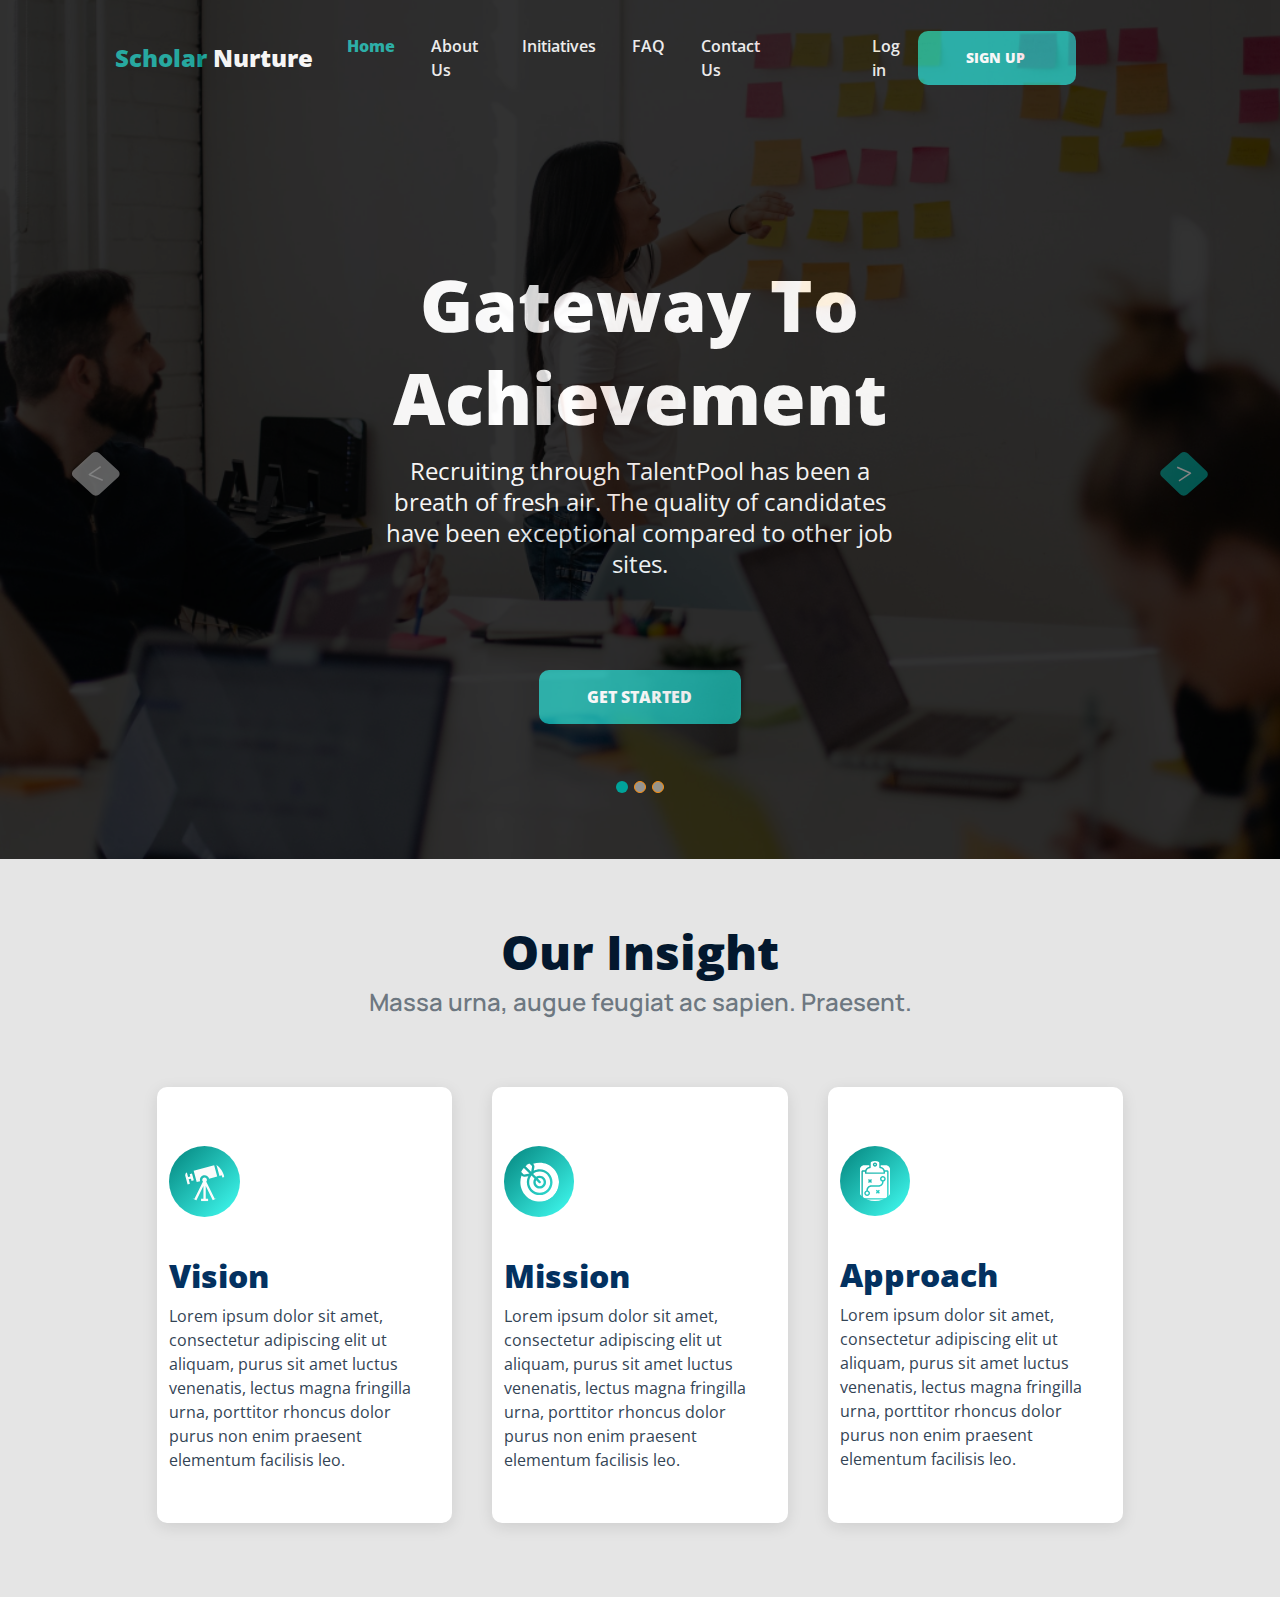
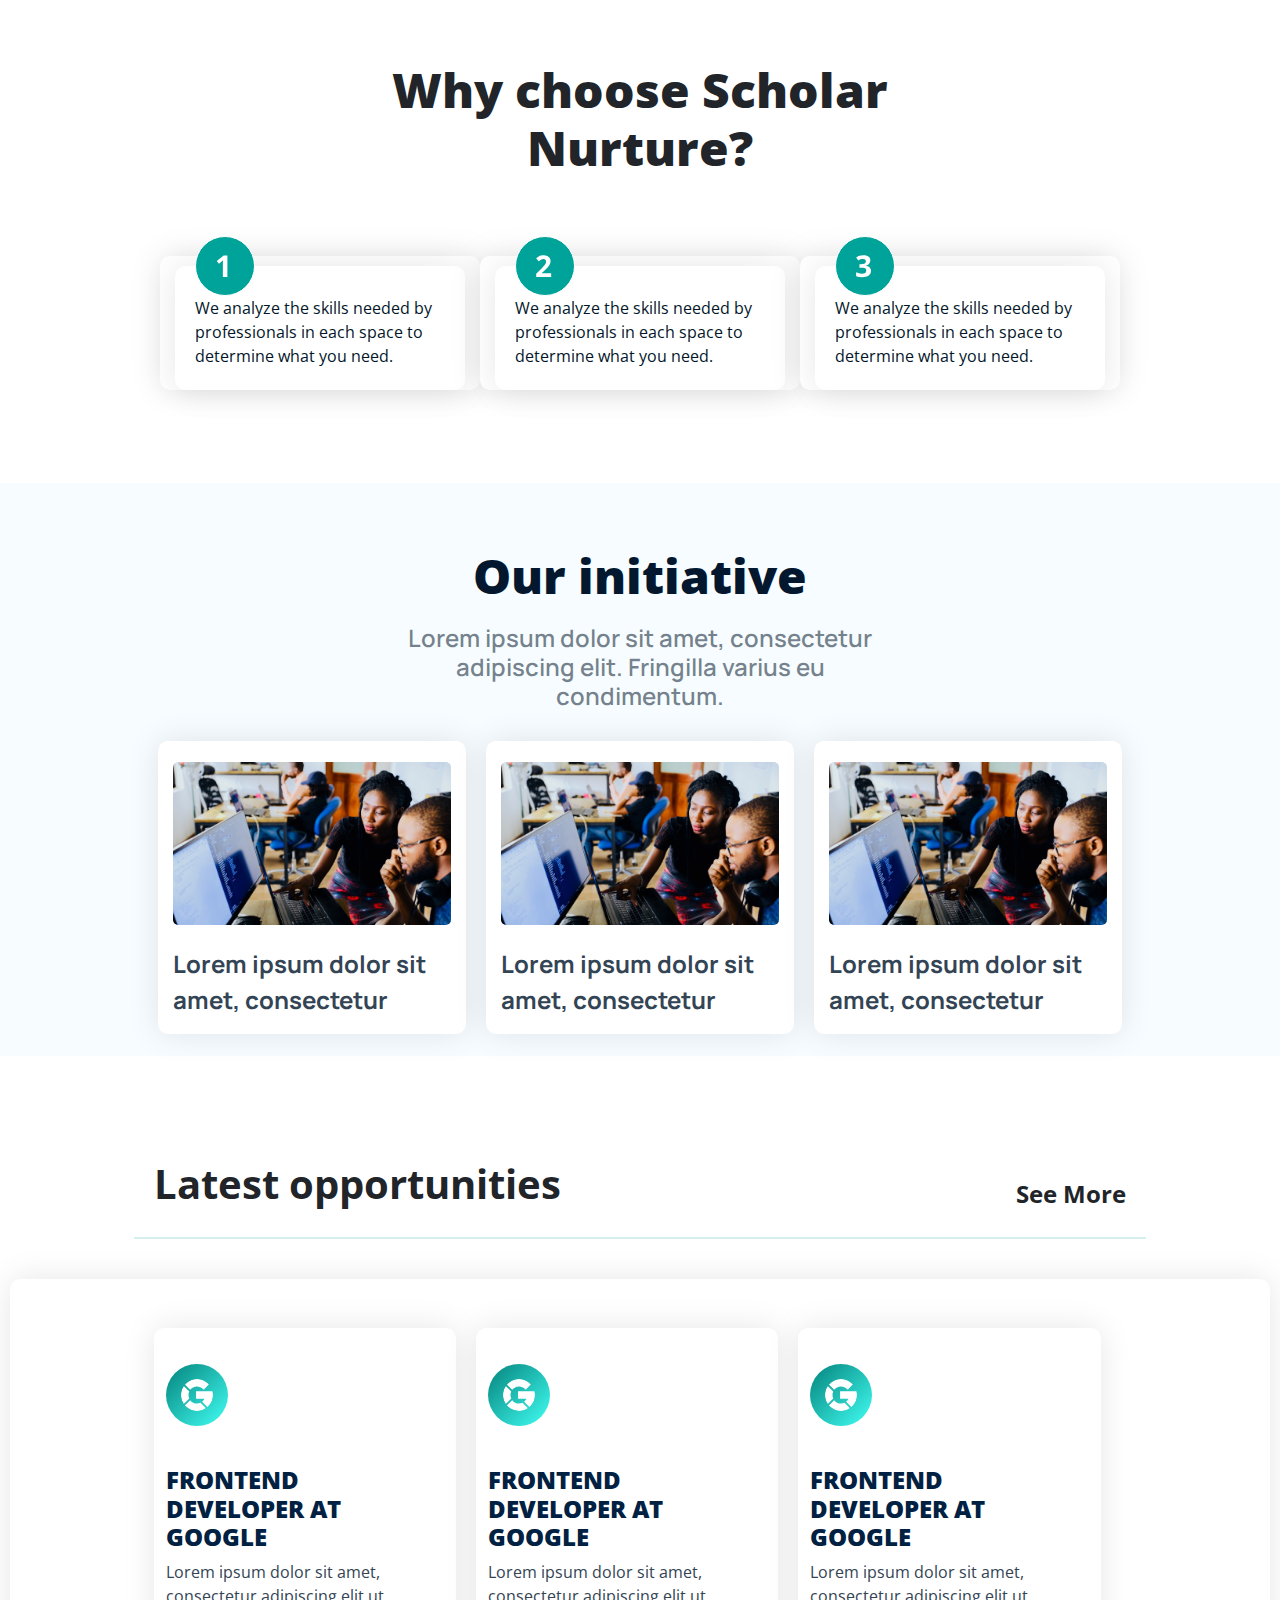
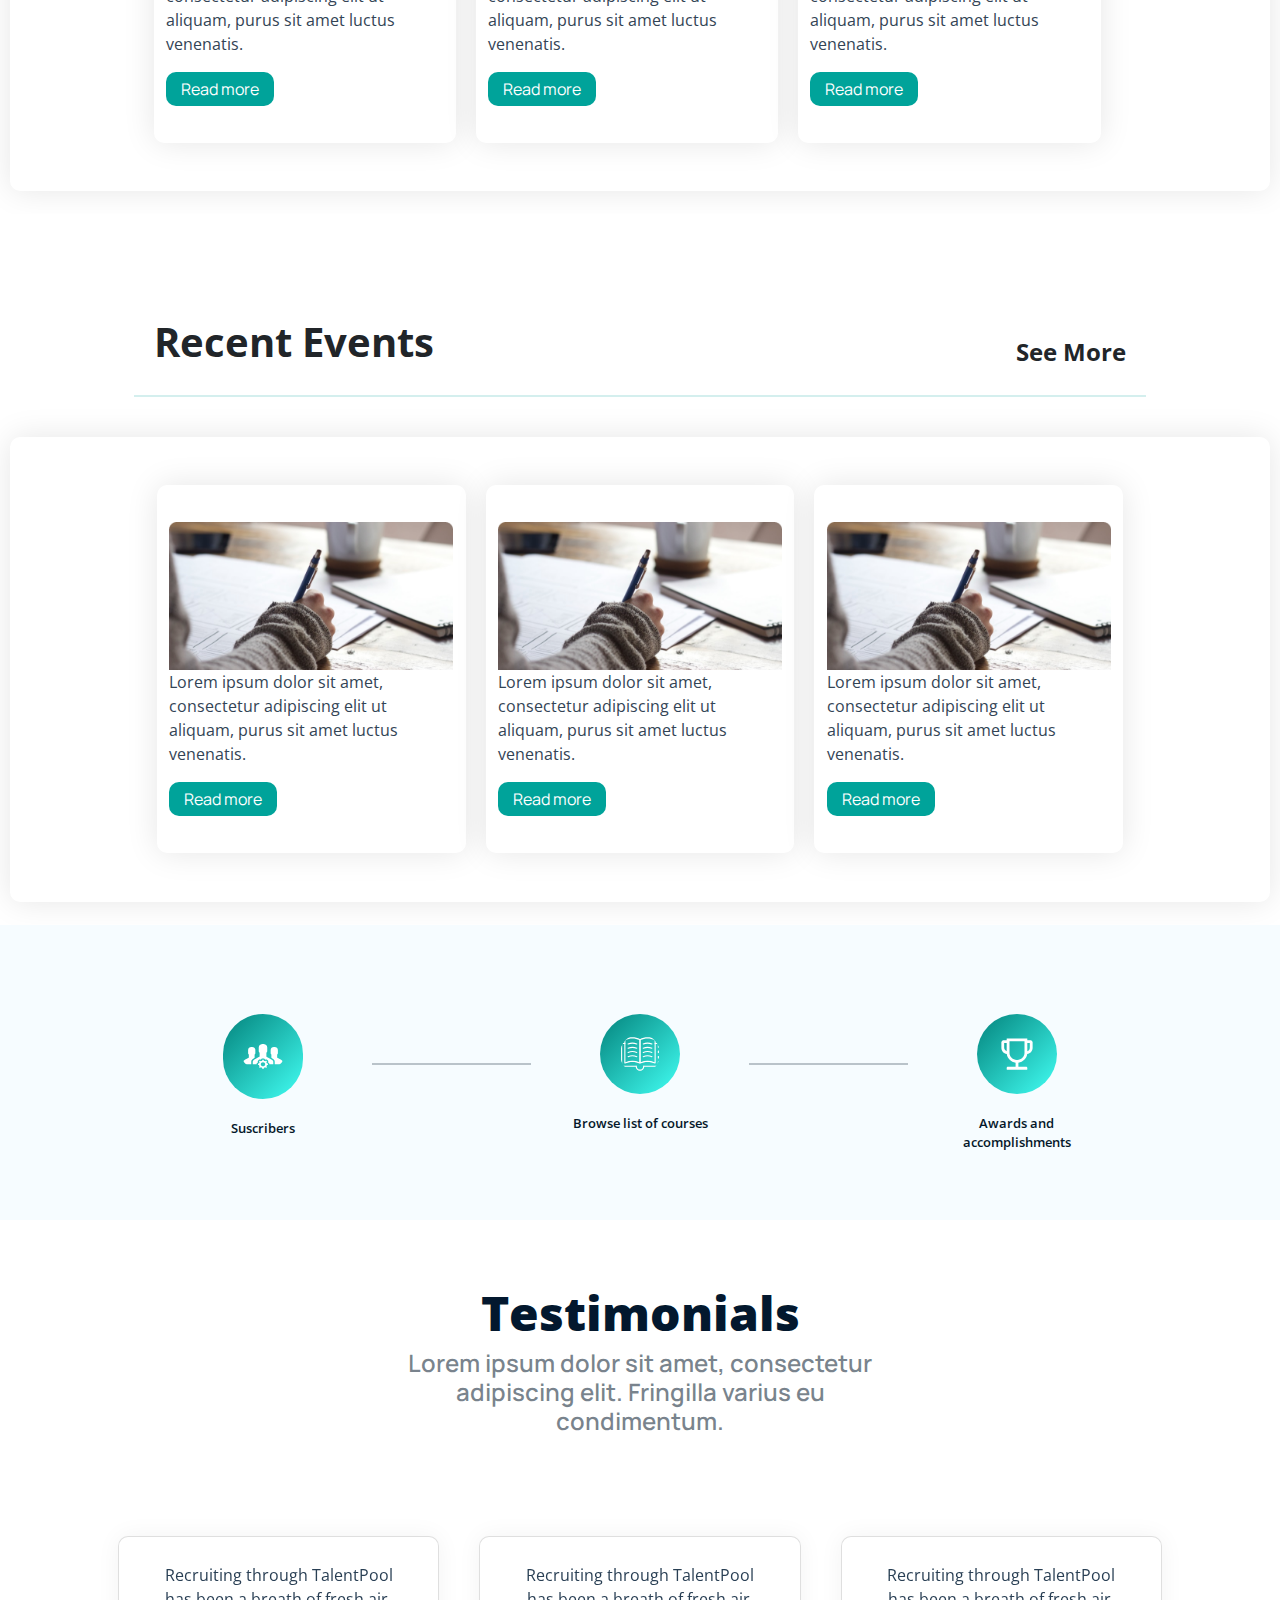
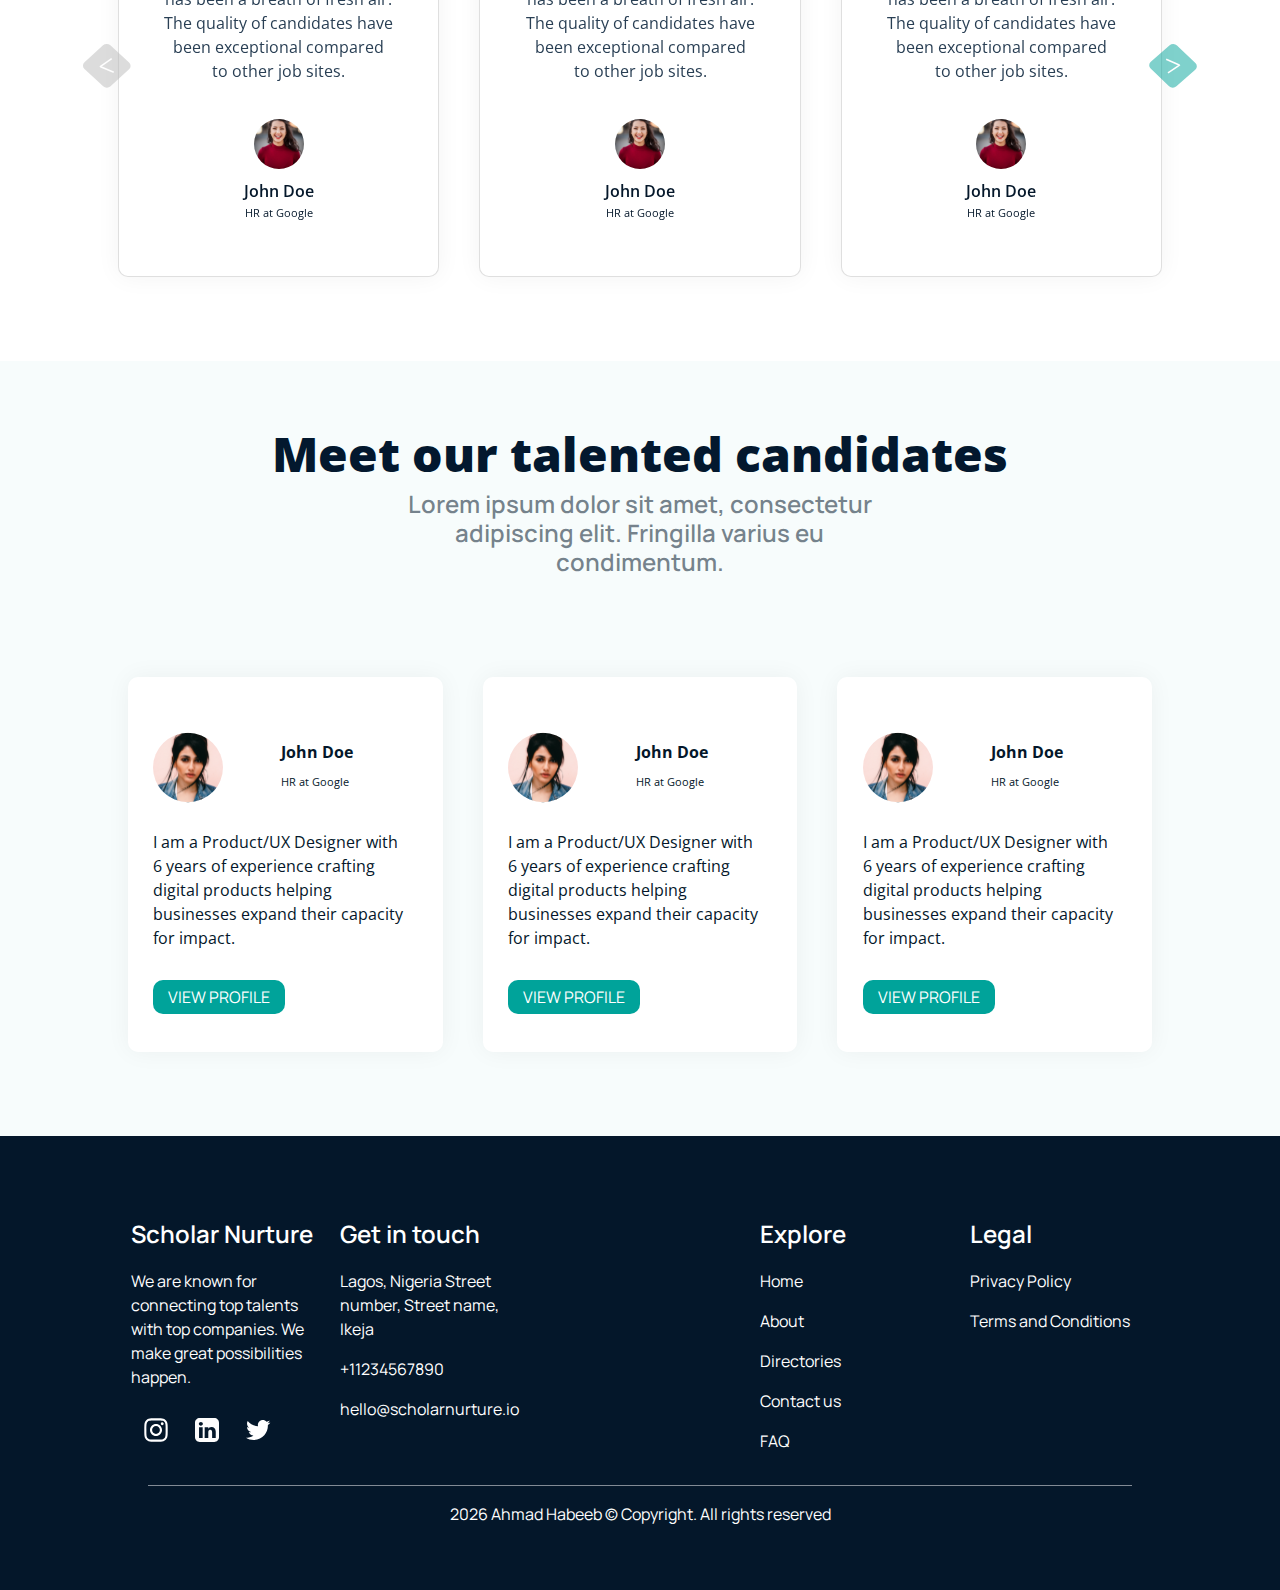
<file: index.html>
<!DOCTYPE html>
<html lang="en">
<head>
    <meta charset="UTF-8">
    <meta http-equiv="X-UA-Compatible" content="IE=edge">
    <meta name="viewport" content="width=device-width, initial-scale=1">
    <title>Landing Page</title>
    <link rel="stylesheet" href="https://maxcdn.bootstrapcdn.com/bootstrap/4.0.0/css/bootstrap.min.css" integrity="sha384-Gn5384xqQ1aoWXA+058RXPxPg6fy4IWvTNh0E263XmFcJlSAwiGgFAW/dAiS6JXm" crossorigin="anonymous">
    <link rel="stylesheet" href="css/styles.css">
    <!-- Bootsrap-->
    <script src="https://code.jquery.com/jquery-3.2.1.slim.min.js" integrity="sha384-KJ3o2DKtIkvYIK3UENzmM7KCkRr/rE9/Qpg6aAZGJwFDMVNA/GpGFF93hXpG5KkN" crossorigin="anonymous"></script>
    <script src="https://cdnjs.cloudflare.com/ajax/libs/popper.js/1.12.9/umd/popper.min.js" integrity="sha384-ApNbgh9B+Y1QKtv3Rn7W3mgPxhU9K/ScQsAP7hUibX39j7fakFPskvXusvfa0b4Q" crossorigin="anonymous"></script>
    <script src="https://maxcdn.bootstrapcdn.com/bootstrap/4.0.0/js/bootstrap.min.js" integrity="sha384-JZR6Spejh4U02d8jOt6vLEHfe/JQGiRRSQQxSfFWpi1MquVdAyjUar5+76PVCmYl" crossorigin="anonymous"></script>
</head>

<body>
  <div class="intro">
    <nav class="navbar navbar-expand-lg navbar-dark">
      <a class="navbar-brand" href="#"><span class="brand1">Scholar</span><span class="brand2"> Nurture</span></a>
      <button class="navbar-toggler" type="button" data-toggle="collapse" data-target="#navbarNav" aria-controls="navbarNav" aria-expanded="false" aria-label="Toggle navigation">
        <span class="navbar-toggler-icon"></span>
      </button>
      <div class="collapse navbar-collapse" id="navbarNav">
          <ul class="navbar-nav mx-auto">
            <li class="nav-item">
              <a class="nav-link first" href="index.html">Home<span class="sr-only">(current)</span></a>
            </li>
            <li class="nav-item">
              <a class="nav-link" href="#about">About Us</a>
            </li>
            <li class="nav-item">
              <a class="nav-link" href="initiatives.html">Initiatives</a>
            </li>
            <li class="nav-item">
              <a class="nav-link" href="#">FAQ</a>
            </li>
            <li class="nav-item">
              <a class="nav-link" href="contact.html">Contact Us</a>
            </li>
            <li class="nav-item">
              <a class="nav-link login" href="signin.html">Log in</a>
            </li>
          </ul>
          <div class="sign-up"><a href="signup.html">SIGN UP</a></div>
        </div>
      </nav>
  <div id="carouselExampleIndicators" class="carousel slide" data-ride="false">
	  <ol class="carousel-indicators">
	    <li data-target="#carouselExampleIndicators" data-slide-to="0" class="active indicator"></li>
	    <li data-target="#carouselExampleIndicators" data-slide-to="1" class="indicator"></li>
	    <li data-target="#carouselExampleIndicators" data-slide-to="2" class="indicator"></li>
	    <!--<span data-target="#carouselExampleIndicators" data-slide-to="0" class="active indicator"></span>
	    <span data-target="#carouselExampleIndicators" data-slide-to="1" class="indicator"></span> 
	    <span data-target="#carouselExampleIndicators" data-slide-to="2" class="indicator"></span>-->
	  </ol>
	  <div class="carousel-inner">
	    <div class="carousel-item active">
      <div class="introdiv">
        
          <div class="main-intro">
              <h1>Gateway To Achievement</h1>
              <h3>Recruiting through TalentPool has been a breath of fresh air. The quality of candidates have been exceptional compared to other job sites.</h3>
              <button class="intro-btn">GET STARTED</button>
          </div>
        </div>
       </div> 
        <div class="carousel-item">
          <div class="introdiv">
            
              <div class="main-intro">
                  <h1>Gateway To Achievement</h1>
                  <h3>Recruiting through TalentPool has been a breath of fresh air. The quality of candidates have been exceptional compared to other job sites.</h3>
                  <button class="intro-btn">GET STARTED</button>
              </div>
            </div>    
    </div>
    <div class="carousel-item">
      <div class="introdiv">
        
          <div class="main-intro">
              <h1>Gateway To Achievement</h1>
              <h3>Recruiting through TalentPool has been a breath of fresh air. The quality of candidates have been exceptional compared to other job sites.</h3>
              <button class="intro-btn">GET STARTED</button>
          </div>
        </div>    
  </div>
  </div>    
  <a class="carousel-control-prev" href="#carouselExampleIndicators" role="button" data-slide="prev">
    <span aria-hidden="true"><img class="backward" src="images/LandingPageImages/backward.svg" alt=""></span>
    <span class="sr-only"></span>
  </a>
  <a class="carousel-control-next" href="#carouselExampleIndicators" role="button" data-slide="next">
    <span aria-hidden="true"><img class="forward" src="images/LandingPageImages/forward.svg" alt=""></span>
    <span class="sr-only"></span>
  </a>

  </div>
  </div>

    <div class="insights" id="about">
      <h2>Our Insight</h2>
      <h4>Massa urna, augue feugiat ac sapien. Praesent.</h4>
      <div class="row justify-content-center insight-cards">
        <div class="col-lg-3 col-md-4 col-sm-8 insight-card">
          <img class="insight-image" src="images/LandingPageImages/vision.svg" alt="vision">
          <h2>Vision</h2>
          <p>Lorem ipsum dolor sit amet, consectetur adipiscing elit ut aliquam, purus sit amet luctus venenatis, lectus magna fringilla urna, porttitor rhoncus dolor purus non enim praesent elementum facilisis leo.</p>
        </div>
        <div class="col-lg-3 col-md-4 col-sm-8 insight-card">
          <img class="insight-image" src="images/LandingPageImages/mission.svg" alt="mission">
          <h2>Mission</h2>
          <p>Lorem ipsum dolor sit amet, consectetur adipiscing elit ut aliquam, purus sit amet luctus venenatis, lectus magna fringilla urna, porttitor rhoncus dolor purus non enim praesent elementum facilisis leo.</p>
        </div>
        <div class="col-lg-3 col-md-4 col-sm-8 insight-card">
          <img class="insight-image" src="images/LandingPageImages/approach.svg" alt="approach">
          <h2>Approach</h2>
          <p>Lorem ipsum dolor sit amet, consectetur adipiscing elit ut aliquam, purus sit amet luctus venenatis, lectus magna fringilla urna, porttitor rhoncus dolor purus non enim praesent elementum facilisis leo.</p>
        </div>
      </div>
    </div>
    <div class="why-choose">
      <h2>Why choose Scholar Nurture?</h2>
      <div class="row justify-content-center chose-cards">
        <div class="col-lg-3 col-md-6 col-sm-8 col-xs-7 chose-card">
          <div class="subdiv">
            <img src="images/LandingPageImages/no1.svg" alt="no1">
            <p>We analyze the skills needed by professionals in each space to determine what you need.</p>
          </div>
         </div> 
          <div class="col-lg-3 col-md-6 col-sm-8 col-xs-7 chose-card">
            <div class="subdiv">
              <img src="images/LandingPageImages/no2.svg" alt="no2">
              <p>We analyze the skills needed by professionals in each space to determine what you need.</p>
            </div>
        </div>
        <div class="col-lg-3 col-md-6 col-sm-8 col-xs-7 chose-card">
          <div class="subdiv">
            <img src="images/LandingPageImages/no3.svg" alt="no3">
            <p>We analyze the skills needed by professionals in each space to determine what you need.</p>
          </div>
      </div>
    </div>
    </div>
    <div class="initiative">
      <h2>Our initiative</h2>
      <h4>Lorem ipsum dolor sit amet, consectetur adipiscing elit. Fringilla varius eu condimentum.</h4>
      <div class="row justify-content-center cards">
        <div class="col-lg-3 col-md-4 col-sm-8 ini-card">
          <img src="images/LandingPageImages/initiative.png" alt="">
          <p>Lorem ipsum dolor sit amet, consectetur </p>
        </div>
        <div class="col-lg-3 col-md-4 col-sm-8 ini-card">
          <img src="images/LandingPageImages/initiative.png" alt="">
          <p>Lorem ipsum dolor sit amet, consectetur </p>
        </div>
        <div class="col-lg-3 col-md-4 col-sm-8 ini-card">
          <img src="images/LandingPageImages/initiative.png" alt="">
          <p>Lorem ipsum dolor sit amet, consectetur </p>
        </div>
      </div>
    </div>
    <div class="opportunities">
      <div class="opp-headers">
        <h2>Latest opportunities</h2>
        <h3>See More</h4>
      </div>
      <div class="row justify-content-center cards">
        <div class="col-lg-3 col-md-4 col-sm-8 cards">
          <img src="images/LandingPageImages/google.svg" alt="">
          <h4>FRONTEND DEVELOPER AT GOOGLE</h4>
          <p>Lorem ipsum dolor sit amet, consectetur adipiscing elit ut aliquam, purus sit amet luctus venenatis.</p>
          <button>Read more</button>
        </div>
        <div class="col-lg-3 col-md-4 col-sm-8 cards">
          <img src="images/LandingPageImages/google.svg" alt="">
          <h4>FRONTEND DEVELOPER AT GOOGLE</h4>
          <p>Lorem ipsum dolor sit amet, consectetur adipiscing elit ut aliquam, purus sit amet luctus venenatis.</p>
          <button>Read more</button>
        </div>
        <div class="col-lg-3 col-md-4 col-sm-8 cards">
          <img src="images/LandingPageImages/google.svg" alt="">
          <h4>FRONTEND DEVELOPER AT GOOGLE</h4>
          <p>Lorem ipsum dolor sit amet, consectetur adipiscing elit ut aliquam, purus sit amet luctus venenatis.</p>
          <button>Read more</button>
        </div>
      </div>
    </div>
    <div class="events">
      <div class="opp-headers">
        <h2>Recent Events</h2>
        <h3>See More</h4>
      </div>
      <div class="row justify-content-center cards">
        <div class="col-lg-3 col-md-4 col-sm-8 cards">
          <img src="images/LandingPageImages/events.png" alt="events">
          <p>Lorem ipsum dolor sit amet, consectetur adipiscing elit ut aliquam, purus sit amet luctus venenatis.</p>
          <button>Read more</button>
        </div>
        <div class="col-lg-3 col-md-4 col-sm-8 cards">
          <img src="images/LandingPageImages/events.png" alt="events">
          <p>Lorem ipsum dolor sit amet, consectetur adipiscing elit ut aliquam, purus sit amet luctus venenatis.</p>
          <button>Read more</button>
        </div>
        <div class="col-lg-3 col-md-4 col-sm-8 cards">
          <img src="images/LandingPageImages/events.png" alt="events">
          <p>Lorem ipsum dolor sit amet, consectetur adipiscing elit ut aliquam, purus sit amet luctus venenatis.</p>
          <button>Read more</button>
        </div>
      </div>
    </div>
    <div class="suscribe">
      <div class="row justify-content-center">
        <div class="col-lg-2 col-md-12 boxes">
          <img class="stubborn" src="images/LandingPageImages/suscribe.svg" alt="suscribe">
          <p>Suscribers</p>
        </div>
        <div class="col-lg-2 sep-div"><div class="seperators"></div></div>
        <div class="col-lg-2 col-md-12 boxes">
          <img src="images/LandingPageImages/book.svg" alt="book">
          <p>Browse list of courses</p>
        </div>
        <div class="col-lg-2 sep-div"><div class="seperators"></div></div>
        <div class="col-lg-2 col-md-12 boxes">
          <img src="images/LandingPageImages/trophy.svg" alt="trophy">
          <p>Awards and accomplishments</p>
        </div>
      </div>
    </div> 

    
    <div class="testimonial">
      <h2>Testimonials</h2>
      <h4>Lorem ipsum dolor sit amet, consectetur adipiscing elit. Fringilla varius eu condimentum.</h4>
    <div id="carouselIndicators" class="carousel slide" data-ride="false">
      <ol class="carousel-indicators">
        <li data-target="#carouselIndicators" data-slide-to="0" class="active indicator"></li>
        <li data-target="#carouselIndicators" data-slide-to="1" class="indicator"></li>
        <li data-target="#carouselIndicators" data-slide-to="2" class="indicator"></li>
        <!--<span data-target="#carouselExampleIndicators" data-slide-to="0" class="active indicator"></span>
        <span data-target="#carouselExampleIndicators" data-slide-to="1" class="indicator"></span> 
        <span data-target="#carouselExampleIndicators" data-slide-to="2" class="indicator"></span>-->
      </ol>
      <div class="carousel-inner">
        <div class="carousel-item active">
          <div class="row justify-content-center">
            <div class="col-lg-3 col-md-4 card">
             <p>Recruiting through TalentPool has been a breath of fresh air. The quality of candidates have been exceptional compared to other job sites.</p>
             <img src="images/LandingPageImages/girl.svg" alt="girl">
              <p class="john-doe">John Doe</p>
              <p class="hr">HR at Google</p>
            </div>
            <div class="col-lg-3 col-md-4 card">
            <p>Recruiting through TalentPool has been a breath of fresh air. The quality of candidates have been exceptional compared to other job sites.</p>
            <img src="images/LandingPageImages/girl.svg" alt="testimonial">
             <p class="john-doe">John Doe</p>
             <p class="hr">HR at Google</p>
           </div>
           <div class="col-lg-3 col-md-4 card">
            <p>Recruiting through TalentPool has been a breath of fresh air. The quality of candidates have been exceptional compared to other job sites.</p>
            <img src="images/LandingPageImages/girl.svg" alt="testimonial">
            <p class="john-doe">John Doe</p>
            <p class="hr">HR at Google</p>
          </div>
       </div>
         </div> 
          <div class="carousel-item">
            <div class="row justify-content-center">
              <div class="col-lg-3 col-md-4 card">
               <p>Recruiting through TalentPool has been a breath of fresh air. The quality of candidates have been exceptional compared to other job sites.</p>
               <img src="images/LandingPageImages/girl.svg" alt="girl">
                <p class="john-doe">John Doe</p>
                <p class="hr">HR at Google</p>
              </div>
              <div class="col-lg-3 col-md-4 card">
              <p>Recruiting through TalentPool has been a breath of fresh air. The quality of candidates have been exceptional compared to other job sites.</p>
              <img src="images/LandingPageImages/girl.svg" alt="testimonial">
               <p class="john-doe">John Doe</p>
               <p class="hr">HR at Google</p>
             </div>
             <div class="col-lg-3 col-md-4 card">
              <p>Recruiting through TalentPool has been a breath of fresh air. The quality of candidates have been exceptional compared to other job sites.</p>
              <img src="images/LandingPageImages/girl.svg" alt="testimonial">
              <p class="john-doe">John Doe</p>
              <p class="hr">HR at Google</p>
            </div>
         </div> 
      </div>
      <div class="carousel-item">
        <div class="row justify-content-center">
          <div class="col-lg-3 col-md-4 card">
           <p>Recruiting through TalentPool has been a breath of fresh air. The quality of candidates have been exceptional compared to other job sites.</p>
           <img src="images/LandingPageImages/girl.svg" alt="girl">
            <p class="john-doe">John Doe</p>
            <p class="hr">HR at Google</p>
          </div>
          <div class="col-lg-3 col-md-4 card">
          <p>Recruiting through TalentPool has been a breath of fresh air. The quality of candidates have been exceptional compared to other job sites.</p>
          <img src="images/LandingPageImages/girl.svg" alt="testimonial">
           <p class="john-doe">John Doe</p>
           <p class="hr">HR at Google</p>
         </div>
         <div class="col-lg-3 col-md-4 card">
          <p>Recruiting through TalentPool has been a breath of fresh air. The quality of candidates have been exceptional compared to other job sites.</p>
          <img src="images/LandingPageImages/girl.svg" alt="testimonial">
          <p class="john-doe">John Doe</p>
          <p class="hr">HR at Google</p>
        </div>
     </div>
    </div>
    </div>    
    <a class="carousel-control-prev" href="#carouselIndicators" role="button" data-slide="prev">
      <span aria-hidden="true"><img class="backward" src="images/LandingPageImages/backward.svg" alt=""></span>
      <span class="sr-only"></span>
    </a>
    <a class="carousel-control-next" href="#carouselIndicators" role="button" data-slide="next">
      <span aria-hidden="true"><img class="forward" src="images/LandingPageImages/forward.svg" alt=""></span>
      <span class="sr-only"></span>
    </a>
    </div>  
    </div>
   <div class="candidate">
    <h2>Meet our talented candidates</h2>
    <h4>Lorem ipsum dolor sit amet, consectetur adipiscing elit. Fringilla varius eu condimentum.</h4>
    <div class="row justify-content-center">
      <div class="col-lg-3 col-md-4 cards">
        <div class="about">
          <img src="images/LandingPageImages/candidate.svg" alt="">
          <div class="cand-flex">
            <p class="john-doe">John Doe</p>
            <p class="hr">HR at Google</p>
          </div>
         </div> 
          <p>I am a Product/UX Designer with 6 years of experience crafting digital products helping businesses expand their capacity for impact.</p>
          <button>VIEW PROFILE</button>
        </div>
        <div class="col-lg-3 col-md-4 cards">
          <div class="about">
            <img src="images/LandingPageImages/candidate.svg" alt="">
            <div class="cand-flex">
              <p class="john-doe">John Doe</p>
              <p class="hr">HR at Google</p>
            </div>
           </div> 
            <p>I am a Product/UX Designer with 6 years of experience crafting digital products helping businesses expand their capacity for impact.</p>
            <button>VIEW PROFILE</button>
          </div>
          <div class="col-lg-3 col-md-4 cards">
            <div class="about">
              <img src="images/LandingPageImages/candidate.svg" alt="">
              <div class="cand-flex">
                <p class="john-doe">John Doe</p>
                <p class="hr">HR at Google</p>
              </div>
             </div> 
              <p>I am a Product/UX Designer with 6 years of experience crafting digital products helping businesses expand their capacity for impact.</p>
              <button>VIEW PROFILE</button>
            </div>
      </div>
    </div>
   </div>
   <footer>
     <div class="row justify-content-center">
       <div class="col-lg-2 cards">
         <h4>Scholar Nurture</h4>
         <p>We are known for connecting top talents with top companies. We make great possibilities happen.</p>
         <img class="instagram" src="images/LandingPageImages/instagram.svg" alt="">
         <img src="images/LandingPageImages/linkedin.svg" alt="">
         <img src="images/LandingPageImages/twitter.svg" alt="">
       </div>
       <div class="col-lg-2">
         <h4>Get in touch</h4>
         <p>Lagos, Nigeria Street number, Street name, Ikeja</p>
         <p class="tel">+11234567890</p>
         <p class="mail">hello@scholarnurture.io</p>
       </div>
       <div class="col-lg-2"></div>
       <div class="col-lg-2">
         <h4>Explore</h4>
         <p><a href="">Home</a></p>
         <p><a href="">About</a></p>
         <p><a href="">Directories</a></p>
         <p><a href="contact.html">Contact us</a></p>
         <p><a href="">FAQ</a></p>
       </div>
       <div class="col-lg-2">
         <h4>Legal</h4>
         <p><a href="">Privacy Policy</a></p>
         <p><a href="">Terms and Conditions</a></p>
       </div>
     </div>
     <hr>
     <div class="date">
     </div>
   </footer>
   <script>
      let now = new Date().getFullYear();
      document.querySelector(".date").innerHTML = `${now} Ahmad Habeeb &copy; Copyright. All rights reserved`
   </script>
</body>
</html>
</file>
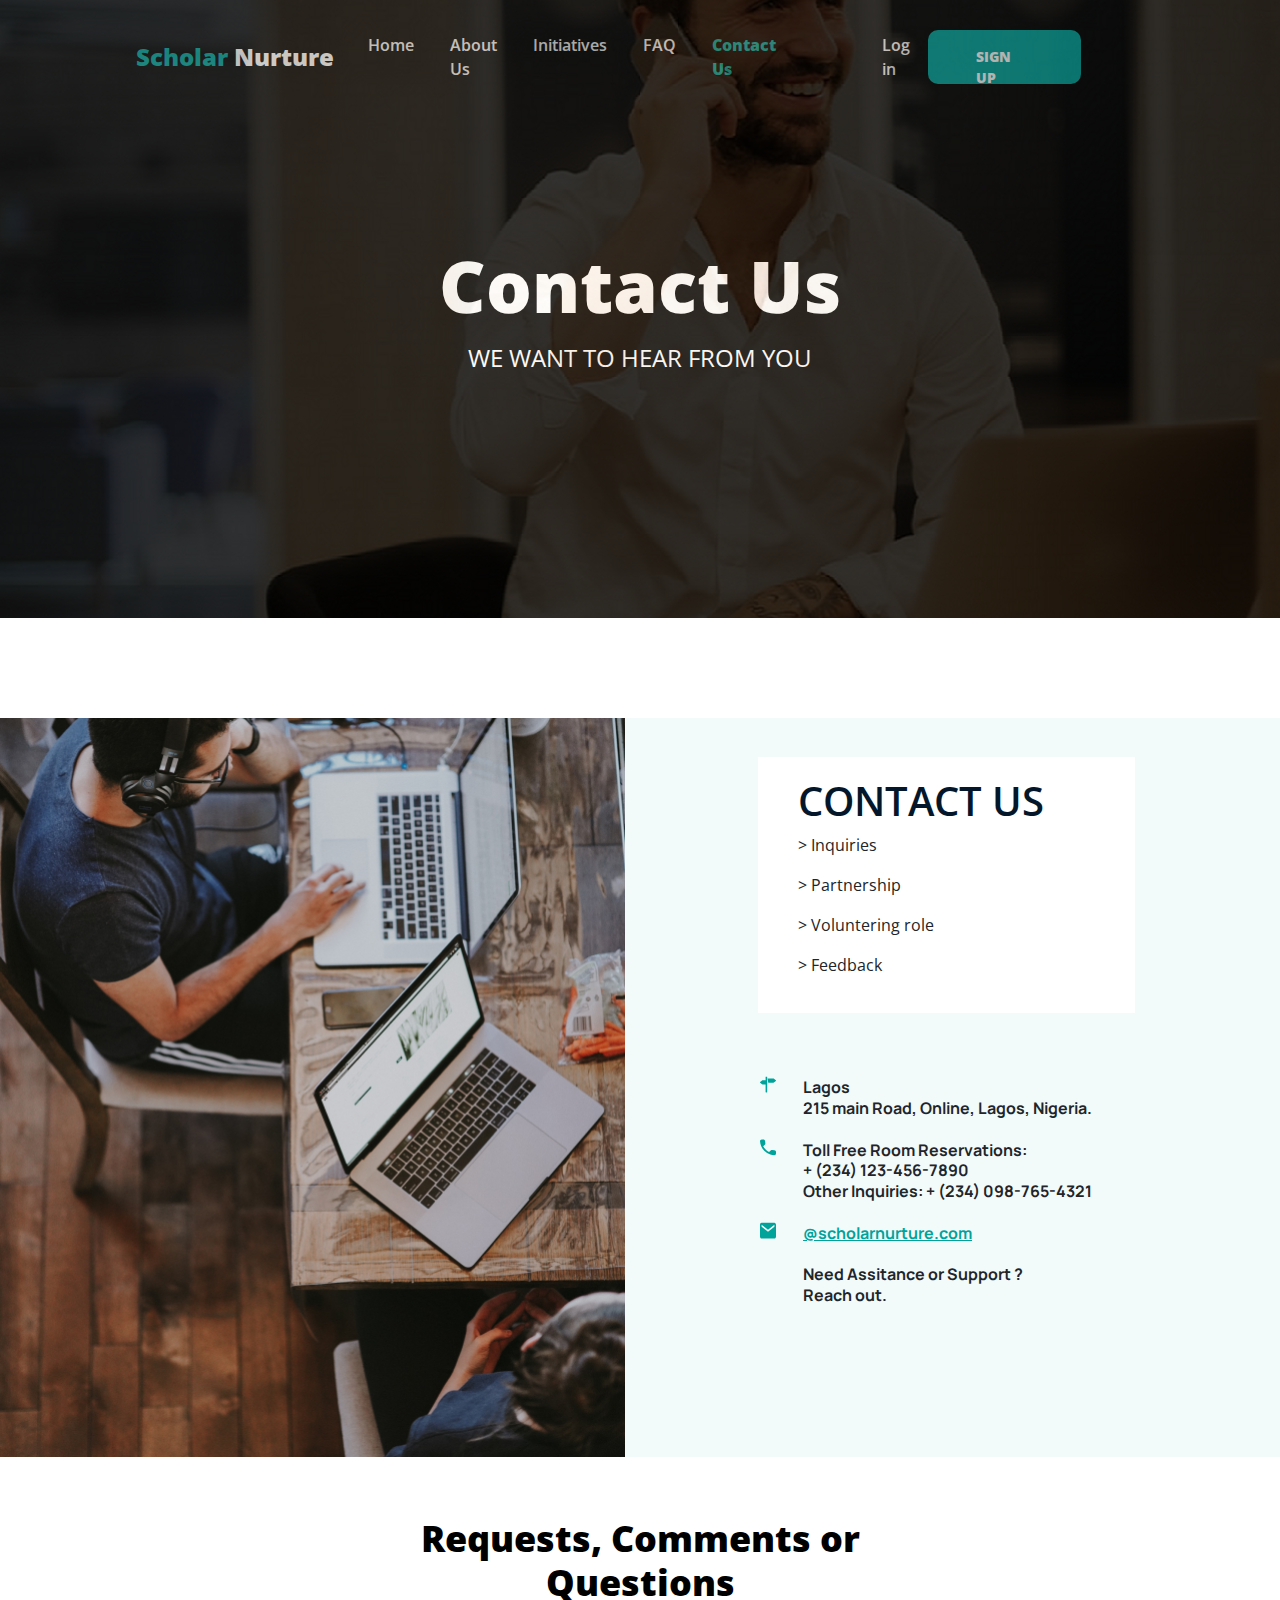
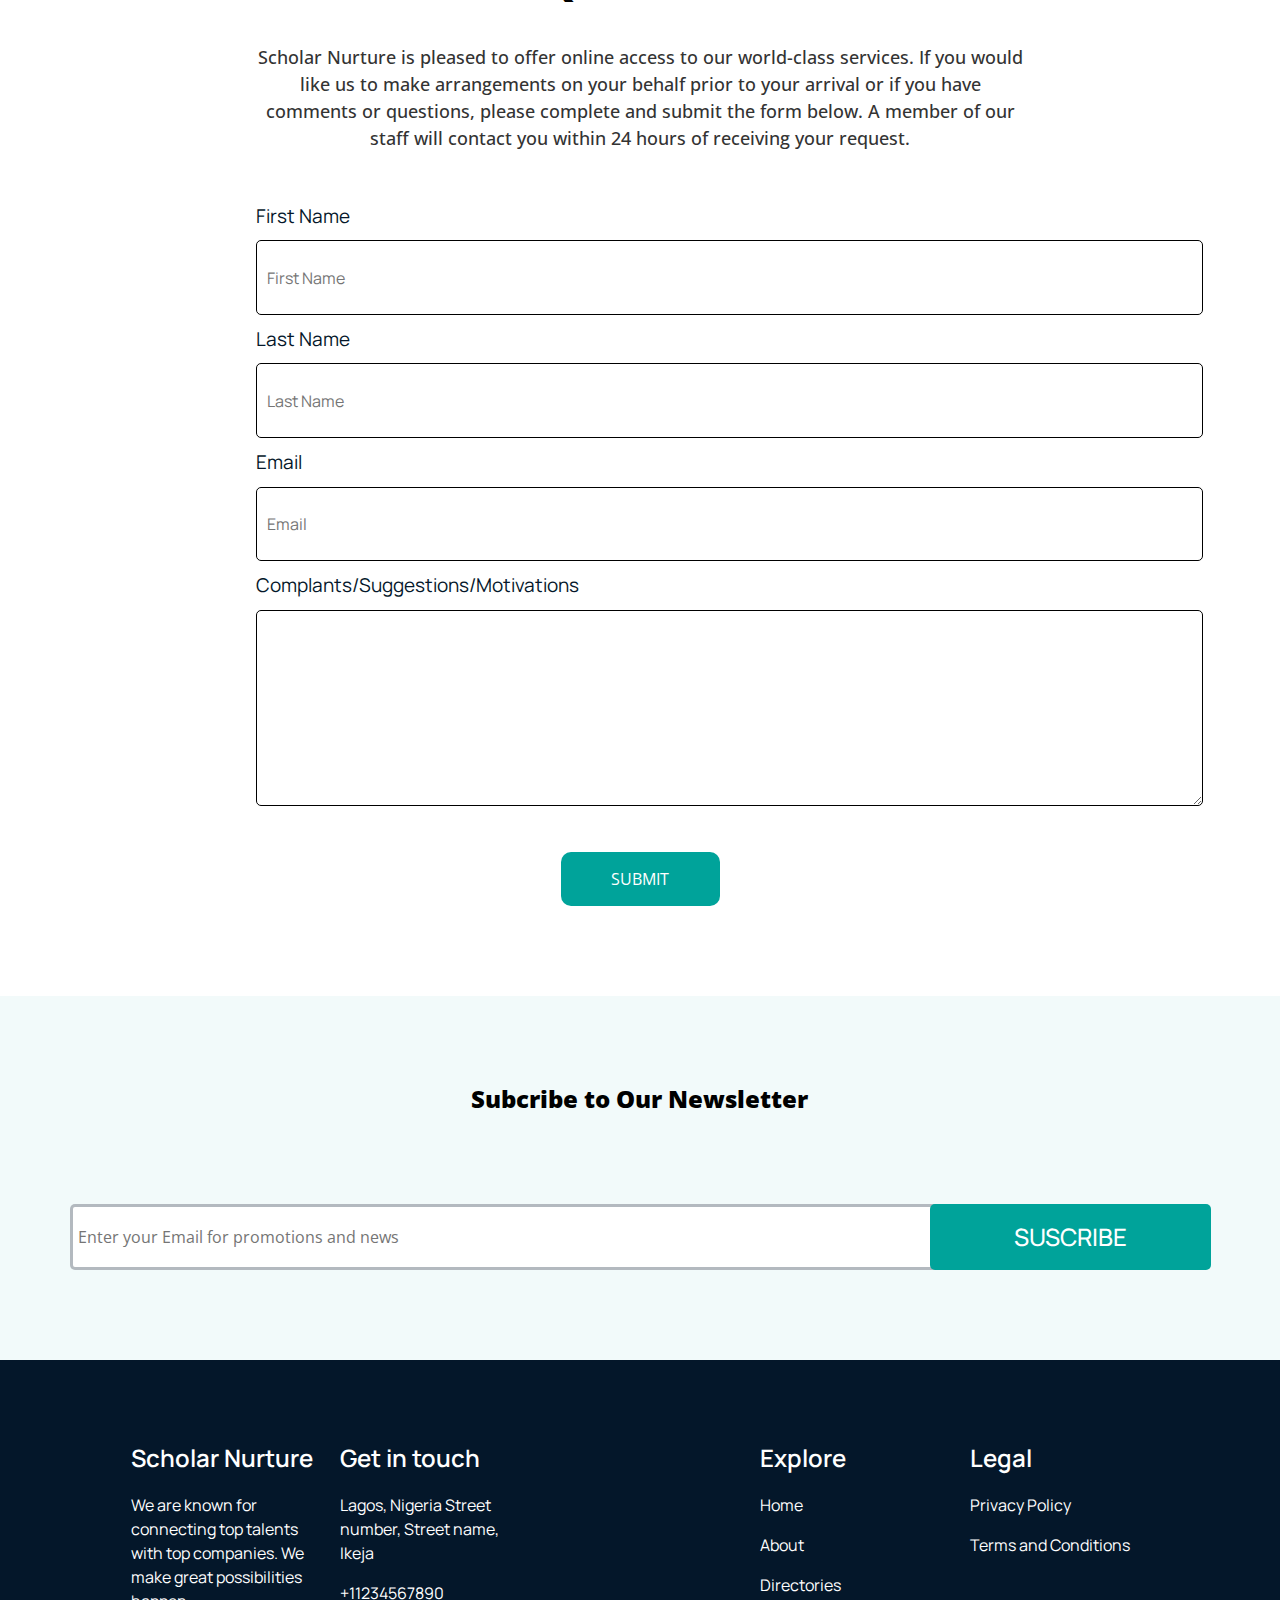
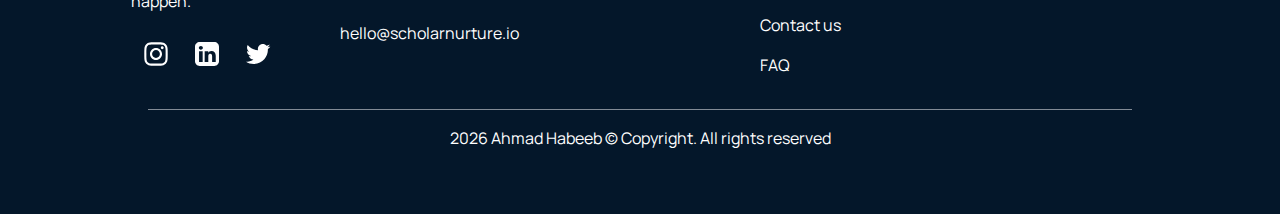
<file: contact.html>
<!DOCTYPE html>
<html>
    <head>
        <meta charset="utf-8">
        <meta http-equiv="X-UA-Compatible" content="IE=edge">
        <title>Contact Us</title>
        <meta name="description" content="">
        <meta name="viewport" content="width=device-width, initial-scale=1">
        <link rel="stylesheet" href="https://maxcdn.bootstrapcdn.com/bootstrap/4.0.0/css/bootstrap.min.css" integrity="sha384-Gn5384xqQ1aoWXA+058RXPxPg6fy4IWvTNh0E263XmFcJlSAwiGgFAW/dAiS6JXm" crossorigin="anonymous">
        <link rel="stylesheet" href="css/contact.css">
        <!-- Bootsrap-->
        <script src="https://code.jquery.com/jquery-3.2.1.slim.min.js" integrity="sha384-KJ3o2DKtIkvYIK3UENzmM7KCkRr/rE9/Qpg6aAZGJwFDMVNA/GpGFF93hXpG5KkN" crossorigin="anonymous"></script>
        <script src="https://cdnjs.cloudflare.com/ajax/libs/popper.js/1.12.9/umd/popper.min.js" integrity="sha384-ApNbgh9B+Y1QKtv3Rn7W3mgPxhU9K/ScQsAP7hUibX39j7fakFPskvXusvfa0b4Q" crossorigin="anonymous"></script>
        <script src="https://maxcdn.bootstrapcdn.com/bootstrap/4.0.0/js/bootstrap.min.js" integrity="sha384-JZR6Spejh4U02d8jOt6vLEHfe/JQGiRRSQQxSfFWpi1MquVdAyjUar5+76PVCmYl" crossorigin="anonymous"></script>
    </head>
    <body>
      <div class="contact-us">
        <div class="introdiv">
        <nav class="navbar navbar-expand-lg navbar-dark">
        <a class="navbar-brand" href="index.html"><span class="brand1">Scholar</span><span class="brand2"> Nurture</span></a>
        <button class="navbar-toggler" type="button" data-toggle="collapse" data-target="#navbarNav" aria-controls="navbarNav" aria-expanded="false" aria-label="Toggle navigation">
          <span class="navbar-toggler-icon"></span>
        </button>
        <div class="collapse navbar-collapse" id="navbarNav">
          <ul class="navbar-nav mx-auto">
            <li class="nav-item">
              <a class="nav-link" href="index.html">Home<span class="sr-only">(current)</span></a>
            </li>
            <li class="nav-item">
              <a class="nav-link" href="#">About Us</a>
            </li>
            <li class="nav-item">
              <a class="nav-link" href="initiatives.html">Initiatives</a>
            </li>
            <li class="nav-item">
              <a class="nav-link" href="#">FAQ</a>
            </li>
            <li class="nav-item">
              <a class="nav-link  first" href="#">Contact Us</a>
            </li>
            <li class="nav-item">
              <a class="nav-link login" href="signin.html">Log in</a>
            </li>
          </ul>
          <div class="sign-up"><a href="signup.html">SIGN UP</a></div>
        </div>
        </nav>
        <div class="header">
          <h1>Contact Us</h1>
          <h3>WE WANT TO HEAR FROM YOU</h3>
        </div>
      </div>
      </div> 
      <div class="middle">
        <div class="row justify-content-center">
          <div class="col-lg-6">
            <img class="middle-image" src="images/contactPage/contact2.png" alt="">
          </div>
          <div class="col-lg-6 info">
            <div class="roles">
              <h4>CONTACT US</h4>
              <p>> Inquiries</p>
              <p>> Partnership</p>
              <p>> Voluntering role</p>
              <p>> Feedback</p>
            </div>
            <div class="details">
              <ul class="location">
                <li><p>Lagos<br>215 main Road, Online, Lagos, Nigeria.</p></li>
              </ul>
              <ul class="tele">
                <li><p>Toll Free Room Reservations:<br>
                  + (234) 123-456-7890<br>
                  Other Inquiries: + (234) 098-765-4321</p></li>
              </ul> 
              <ul class="mail"> 
                  <li><a href="">@scholarnurture.com</a></li>
              </ul>
              <p>Need Assitance or Support ?<br>
                Reach out.</p>
            </div>
          </div>
        </div>
      </div> 
      <div class="middle-form">
        <h3>Requests, Comments or Questions</h3>
        <h4>Scholar Nurture is pleased to offer online access to our world-class services. If you would like us to make arrangements on 
          your behalf prior to your arrival or if you have comments or questions,
           please complete and submit the form below. A member of our staff
            will contact you within 24 hours of receiving your request.</h4>
            <form action="">
              <label for="">First Name</label><br>
              <input type="text" placeholder="First Name"><br>
              <label for="">Last Name</label><br>
              <input type="text" placeholder="Last Name"><br>
              <label for="">Email</label><br>
              <input type="email" placeholder="Email"><br>
              <label for="">Complants/Suggestions/Motivations</label><br>
              <textarea></textarea><br>
              <div class="btn-container"><button>SUBMIT</button></div>
            </form>
      </div>
      <div class="suscribe">
        <h3>Subcribe to Our Newsletter</h3>
        <div class="suscribe-input"><input type="email" placeholder="Enter your Email for promotions and news">
        <button>SUSCRIBE</button></div>
      </div>
      <footer>
        <div class="row justify-content-center">
          <div class="col-lg-2 cards">
            <h4>Scholar Nurture</h4>
            <p>We are known for connecting top talents with top companies. We make great possibilities happen.</p>
            <img class="instagram" src="images/LandingPageImages/instagram.svg" alt="">
            <img src="images/LandingPageImages/linkedin.svg" alt="">
            <img src="images/LandingPageImages/twitter.svg" alt="">
          </div>
          <div class="col-lg-2">
            <h4>Get in touch</h4>
            <p>Lagos, Nigeria Street number, Street name, Ikeja</p>
            <p class="tel">+11234567890</p>
            <p class="mail">hello@scholarnurture.io</p>
          </div>
          <div class="col-lg-2"></div>
          <div class="col-lg-2">
            <h4>Explore</h4>
            <p><a href="index.html">Home</a></p>
            <p><a href="">About</a></p>
            <p><a href="">Directories</a></p>
            <p><a href="contact.html">Contact us</a></p>
            <p><a href="">FAQ</a></p>
          </div>
          <div class="col-lg-2">
            <h4>Legal</h4>
            <p><a href="">Privacy Policy</a></p>
            <p><a href="">Terms and Conditions</a></p>
          </div>
        </div>
        <hr>
        <div class="date">
        </div>
      </footer>
      <script>
         let now = new Date().getFullYear();
         document.querySelector(".date").innerHTML = `${now} Ahmad Habeeb &copy; Copyright. All rights reserved`
      </script>
  </body>
</html>
</file>
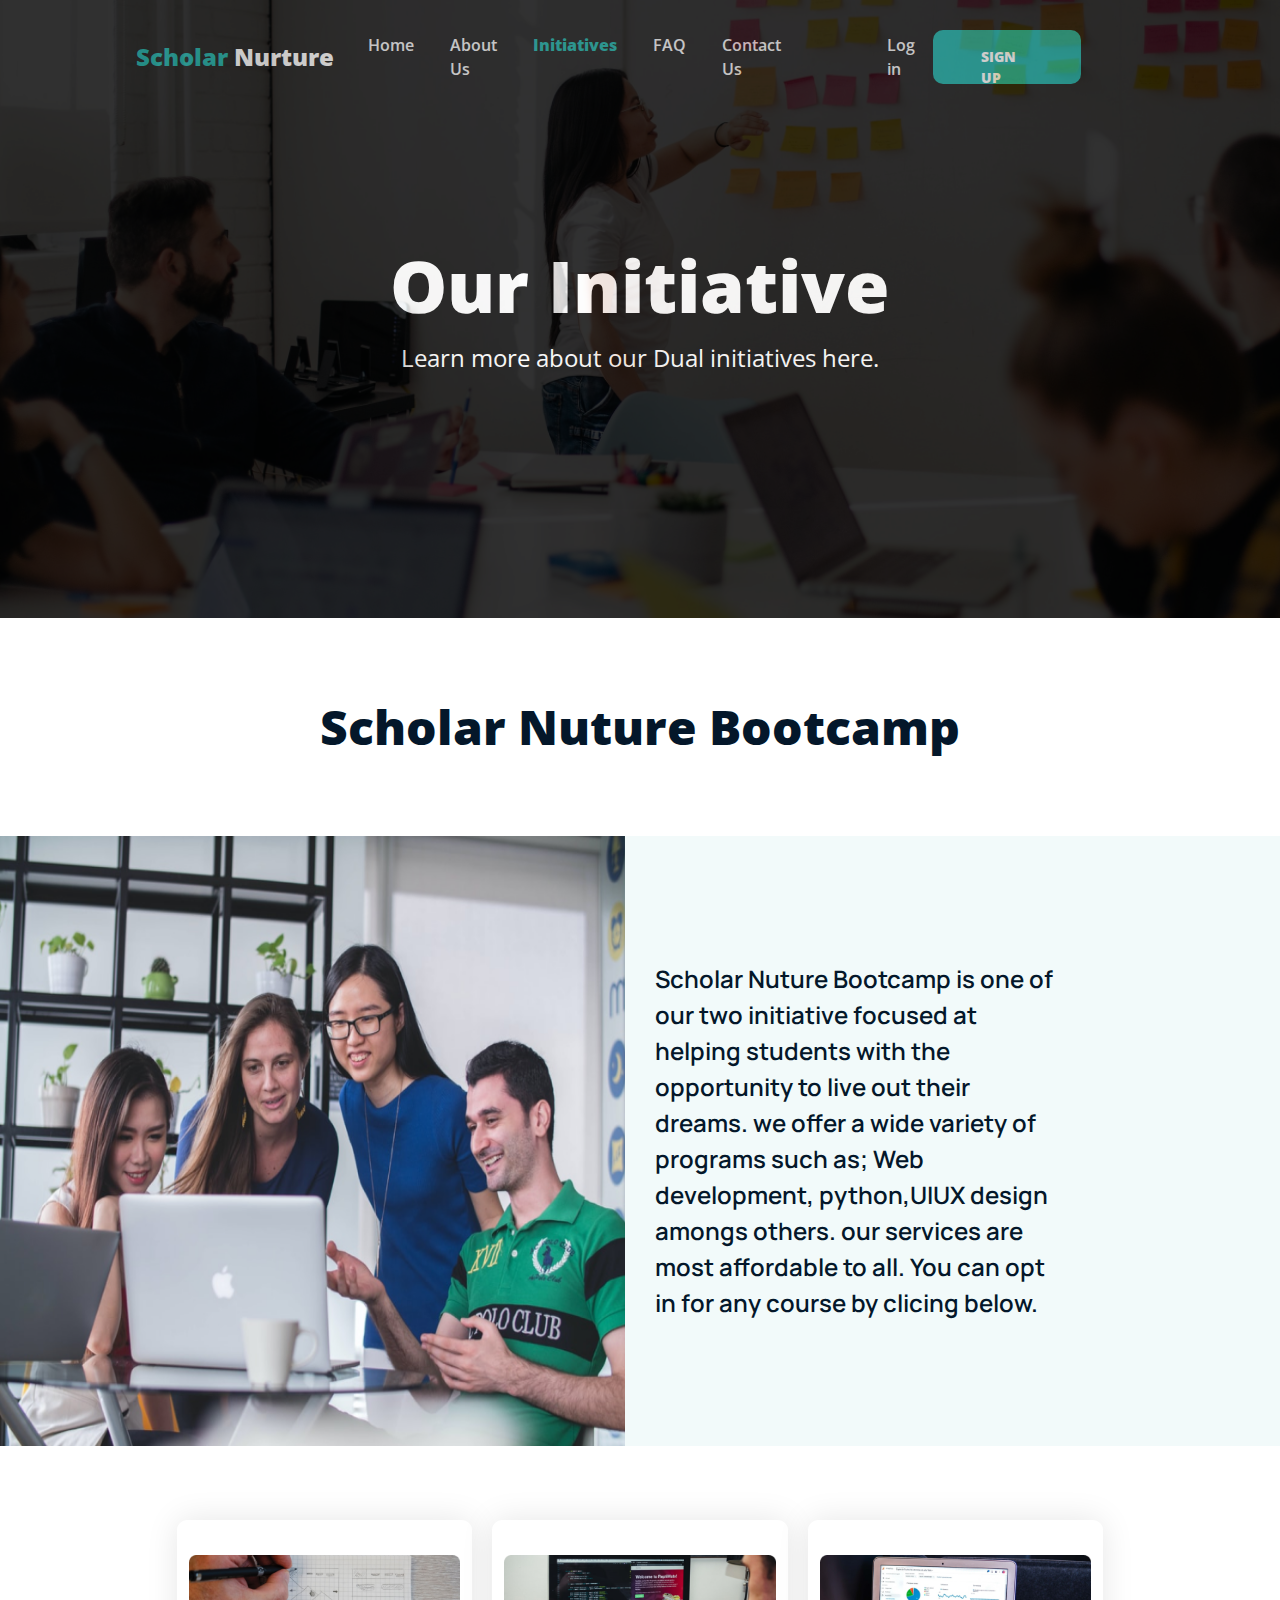
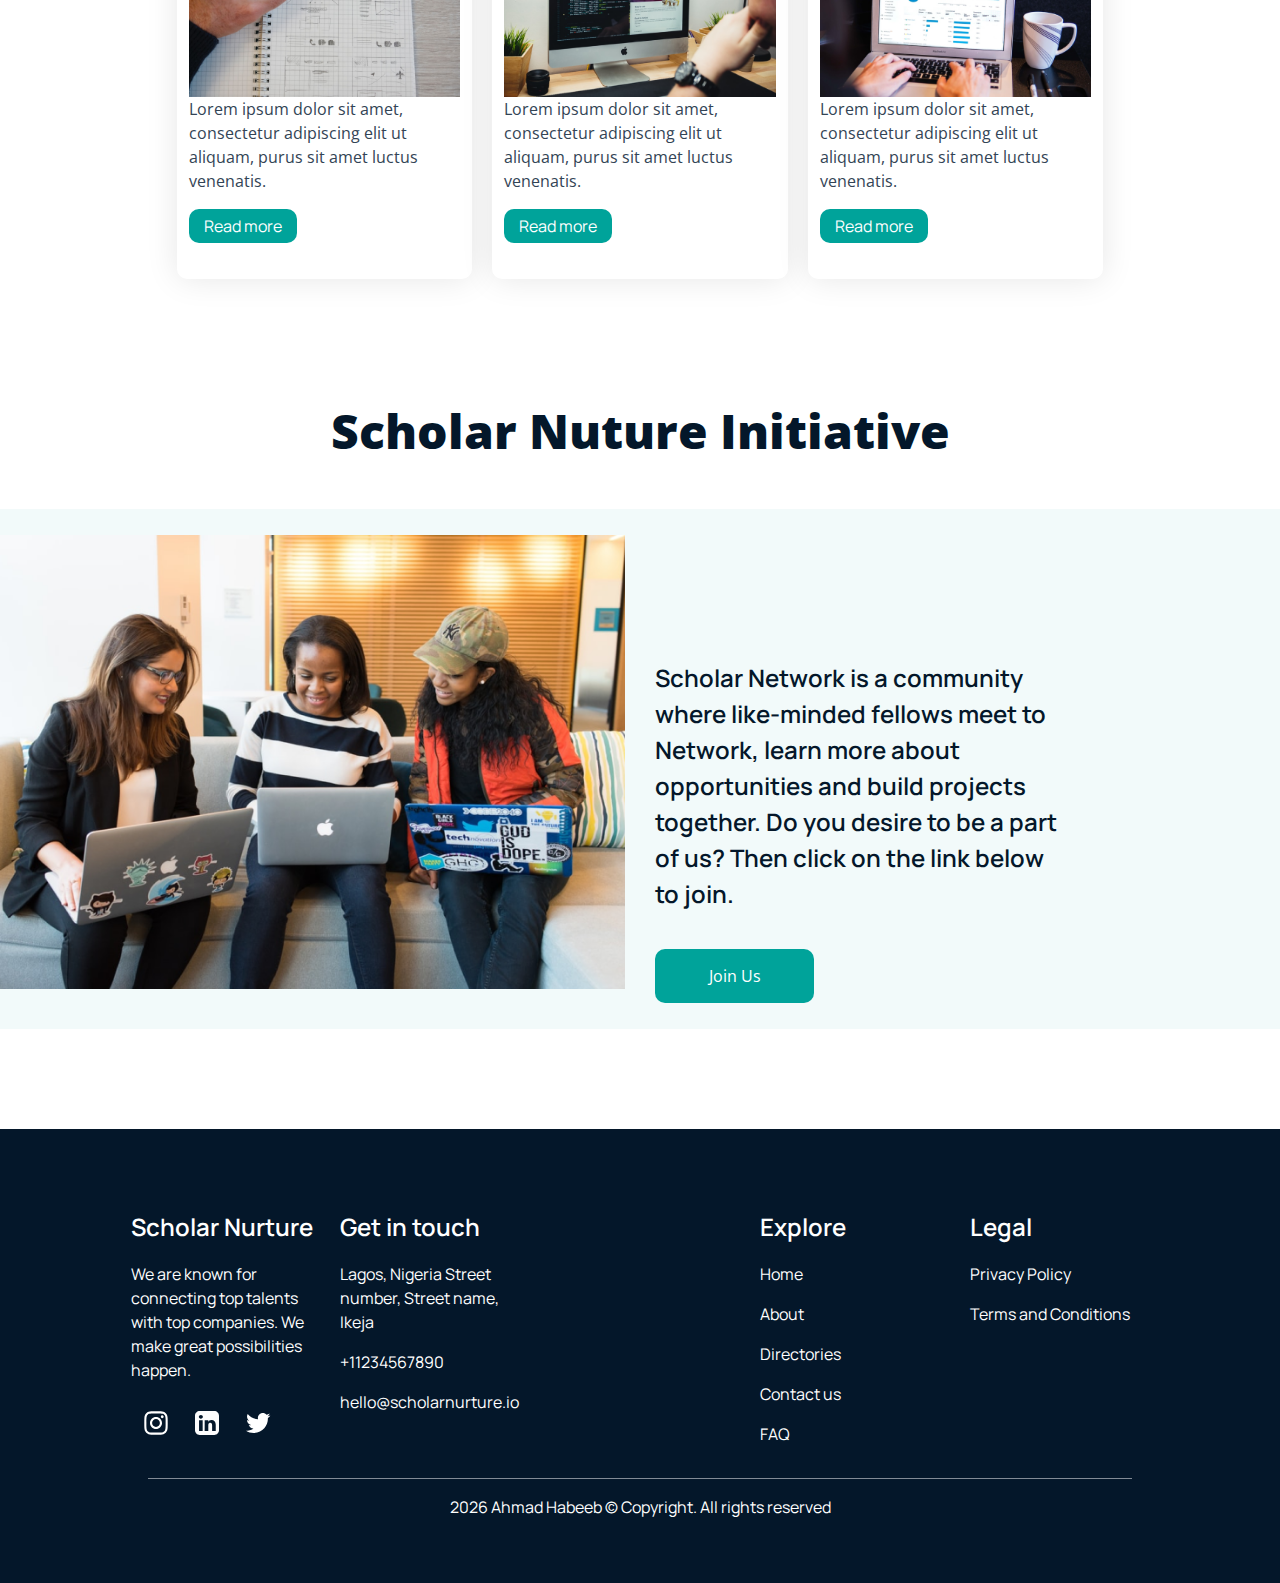
<file: initiatives.html>
<!DOCTYPE html>
<html>
    <head>
        <meta charset="utf-8">
        <meta http-equiv="X-UA-Compatible" content="IE=edge">
        <title>Initiatives</title>
        <meta name="description" content="">
        <meta name="viewport" content="width=device-width, initial-scale=1">
        <link rel="stylesheet" href="https://maxcdn.bootstrapcdn.com/bootstrap/4.0.0/css/bootstrap.min.css" integrity="sha384-Gn5384xqQ1aoWXA+058RXPxPg6fy4IWvTNh0E263XmFcJlSAwiGgFAW/dAiS6JXm" crossorigin="anonymous">
        <link rel="stylesheet" href="css/initiatives.css">
        <!-- Bootsrap-->
        <script src="https://code.jquery.com/jquery-3.2.1.slim.min.js" integrity="sha384-KJ3o2DKtIkvYIK3UENzmM7KCkRr/rE9/Qpg6aAZGJwFDMVNA/GpGFF93hXpG5KkN" crossorigin="anonymous"></script>
        <script src="https://cdnjs.cloudflare.com/ajax/libs/popper.js/1.12.9/umd/popper.min.js" integrity="sha384-ApNbgh9B+Y1QKtv3Rn7W3mgPxhU9K/ScQsAP7hUibX39j7fakFPskvXusvfa0b4Q" crossorigin="anonymous"></script>
        <script src="https://maxcdn.bootstrapcdn.com/bootstrap/4.0.0/js/bootstrap.min.js" integrity="sha384-JZR6Spejh4U02d8jOt6vLEHfe/JQGiRRSQQxSfFWpi1MquVdAyjUar5+76PVCmYl" crossorigin="anonymous"></script>
    </head>
    <body>
        <div class="our-initiative">
            <div class="introdiv">
            <nav class="navbar navbar-expand-lg navbar-dark">
            <a class="navbar-brand" href="index.html"><span class="brand1">Scholar</span><span class="brand2"> Nurture</span></a>
            <button class="navbar-toggler" type="button" data-toggle="collapse" data-target="#navbarNav" aria-controls="navbarNav" aria-expanded="false" aria-label="Toggle navigation">
              <span class="navbar-toggler-icon"></span>
            </button>
            <div class="collapse navbar-collapse" id="navbarNav">
              <ul class="navbar-nav mx-auto">
                <li class="nav-item">
                  <a class="nav-link" href="index.html">Home<span class="sr-only">(current)</span></a>
                </li>
                <li class="nav-item">
                  <a class="nav-link" href="#">About Us</a>
                </li>
                <li class="nav-item">
                  <a class="nav-link first" href="#">Initiatives</a>
                </li>
                <li class="nav-item">
                  <a class="nav-link" href="#">FAQ</a>
                </li>
                <li class="nav-item">
                  <a class="nav-link" href="contact.html">Contact Us</a>
                </li>
                <li class="nav-item">
                  <a class="nav-link login" href="signin.html">Log in</a>
                </li>
              </ul>
              <div class="sign-up"><a href="signup.html">SIGN UP</a></div>
            </div>
            </nav>
            <div class="header">
              <h1>Our Initiative</h1>
              <h3>Learn more about our Dual initiatives here.</h3>
            </div>
          </div>
          </div> 
          <div class="middle">
              <h3>Scholar Nuture Bootcamp</h3>
              <div class="row justify-content-center middle-initiative">
                  <div class="col-lg-6">
                      <img class="group" src="images/initiative/initiativeGroup.png" alt="group">
                  </div>
                  <div class="col-lg-6 par">
                      <p>Scholar Nuture Bootcamp is one of our two initiative focused at helping students with 
                          the opportunity to live out their dreams. we offer a wide variety of programs such as; Web development, 
                          python,UIUX design amongs others. our services are most affordable to all.
                          You can opt in for any course by clicing below.</p>
                  </div>
              </div>
          </div>
          <div class="courses">
            <div class="row justify-content-center">
                <div class="col-lg-3 col-md-4 col-sm-8 cards">
                  <img src="images/initiative/uiux.png" alt="events">
                  <p>Lorem ipsum dolor sit amet, consectetur adipiscing elit ut aliquam, purus sit amet luctus venenatis.</p>
                  <button>Read more</button>
                </div>
                <div class="col-lg-3 col-md-4 col-sm-8 cards">
                  <img src="images/initiative/web.png" alt="events">
                  <p>Lorem ipsum dolor sit amet, consectetur adipiscing elit ut aliquam, purus sit amet luctus venenatis.</p>
                  <button>Read more</button>
                </div>
                <div class="col-lg-3 col-md-4 col-sm-8 cards">
                  <img src="images/initiative/data.png" alt="events">
                  <p>Lorem ipsum dolor sit amet, consectetur adipiscing elit ut aliquam, purus sit amet luctus venenatis.</p>
                  <button>Read more</button>
                </div>
              </div>
          </div>
          <div class="join">
            <h3>Scholar Nuture Initiative</h3>
            <div class="row justify-content-center middle-join">
                <div class="col-lg-6 col-md-8 col-sm-8">
                    <img class="group" src="images/initiative/initiativeGroup2.png" alt="group">
                </div>
                <div class="col-lg-6 col-md-8 col-sm-8 par">
                    <p>Scholar Network is a community where like-minded fellows meet to Network, 
                       learn more about opportunities and build projects together.
                       Do you desire to be a part of us? Then click on the link below to join.
                    </p>
                    <div class="btn-container"><button>Join Us</button></div>
                </div>
            </div>
        </div>
        <footer>
            <div class="row justify-content-center">
              <div class="col-lg-2 cards">
                <h4>Scholar Nurture</h4>
                <p>We are known for connecting top talents with top companies. We make great possibilities happen.</p>
                <img class="instagram" src="images/LandingPageImages/instagram.svg" alt="">
                <img src="images/LandingPageImages/linkedin.svg" alt="">
                <img src="images/LandingPageImages/twitter.svg" alt="">
              </div>
              <div class="col-lg-2">
                <h4>Get in touch</h4>
                <p>Lagos, Nigeria Street number, Street name, Ikeja</p>
                <p class="tel">+11234567890</p>
                <p class="mail">hello@scholarnurture.io</p>
              </div>
              <div class="col-lg-2"></div>
              <div class="col-lg-2">
                <h4>Explore</h4>
                <p><a href="index.html">Home</a></p>
                <p><a href="">About</a></p>
                <p><a href="">Directories</a></p>
                <p><a href="contact.html">Contact us</a></p>
                <p><a href="">FAQ</a></p>
              </div>
              <div class="col-lg-2">
                <h4>Legal</h4>
                <p><a href="">Privacy Policy</a></p>
                <p><a href="">Terms and Conditions</a></p>
              </div>
            </div>
            <hr>
            <div class="date">
            </div>
          </footer>
          <script>
             let now = new Date().getFullYear();
             document.querySelector(".date").innerHTML = `${now} Ahmad Habeeb &copy; Copyright. All rights reserved`
          </script>
    </body>
</html>
</file>
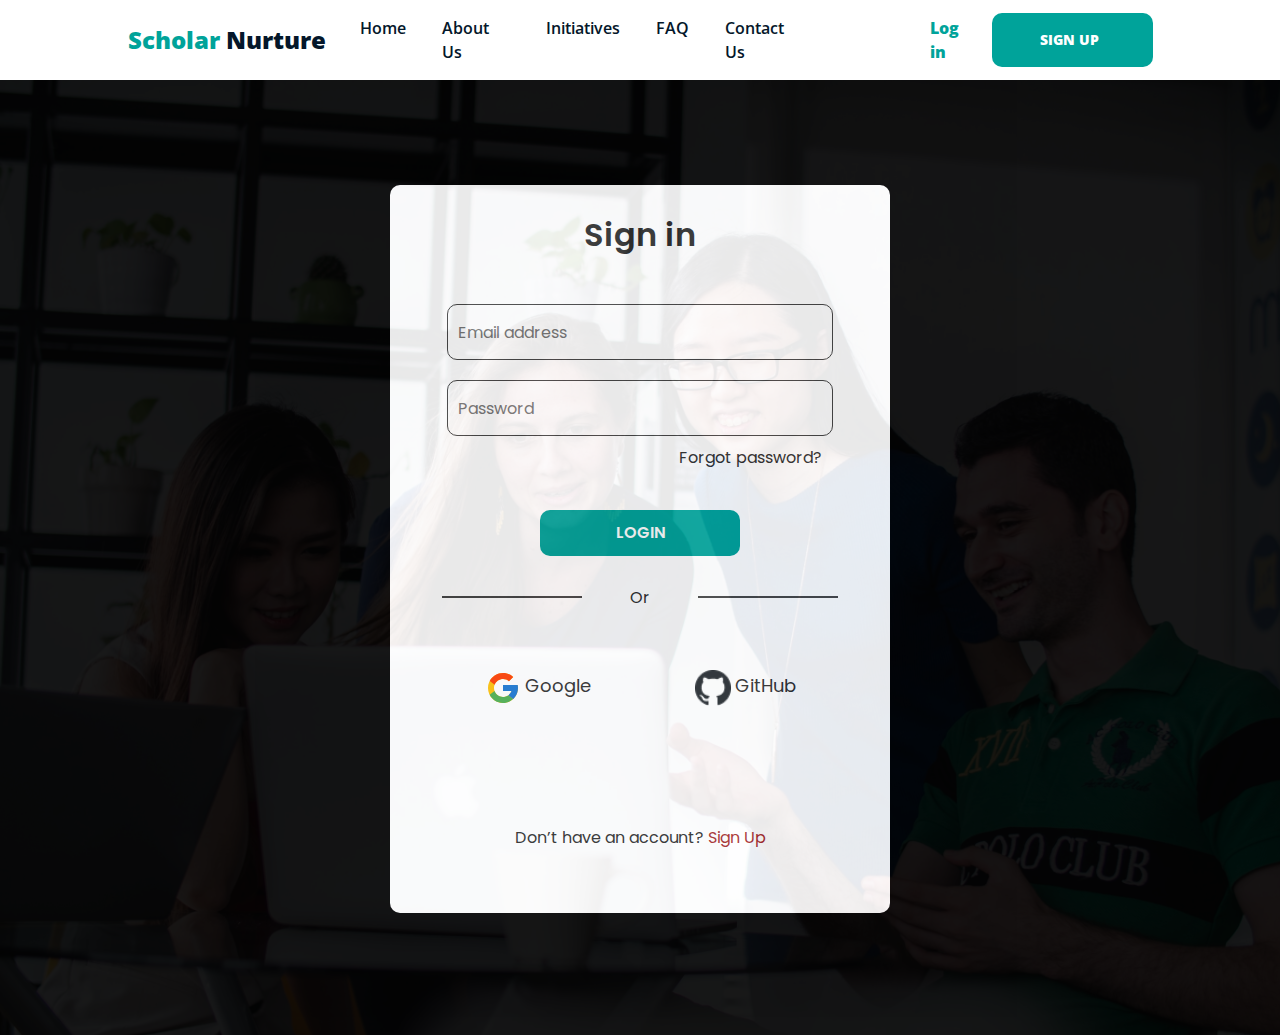
<file: signin.html>
<!DOCTYPE html>
<html lang="en">
<head>
    <meta charset="UTF-8">
    <meta http-equiv="X-UA-Compatible" content="IE=edge">
    <meta name="viewport" content="width=device-width, initial-scale=1.0">
    <title>Sign in</title>
    <link rel="stylesheet" href="https://maxcdn.bootstrapcdn.com/bootstrap/4.0.0/css/bootstrap.min.css" integrity="sha384-Gn5384xqQ1aoWXA+058RXPxPg6fy4IWvTNh0E263XmFcJlSAwiGgFAW/dAiS6JXm" crossorigin="anonymous">
    <link rel="stylesheet" href="css/signin.css">
        <!-- Bootsrap-->
    <script src="https://code.jquery.com/jquery-3.2.1.slim.min.js" integrity="sha384-KJ3o2DKtIkvYIK3UENzmM7KCkRr/rE9/Qpg6aAZGJwFDMVNA/GpGFF93hXpG5KkN" crossorigin="anonymous"></script>
    <script src="https://cdnjs.cloudflare.com/ajax/libs/popper.js/1.12.9/umd/popper.min.js" integrity="sha384-ApNbgh9B+Y1QKtv3Rn7W3mgPxhU9K/ScQsAP7hUibX39j7fakFPskvXusvfa0b4Q" crossorigin="anonymous"></script>
    <script src="https://maxcdn.bootstrapcdn.com/bootstrap/4.0.0/js/bootstrap.min.js" integrity="sha384-JZR6Spejh4U02d8jOt6vLEHfe/JQGiRRSQQxSfFWpi1MquVdAyjUar5+76PVCmYl" crossorigin="anonymous"></script>
</head>
<body>
    <nav class="navbar navbar-expand-lg navbar-light">
        <a class="navbar-brand" href="index.html"><span class="brand1">Scholar</span><span class="brand2"> Nurture</span></a>
        <button class="navbar-toggler" type="button" data-toggle="collapse" data-target="#navbarNav" aria-controls="navbarNav" aria-expanded="false" aria-label="Toggle navigation">
          <span class="navbar-toggler-icon"></span>
        </button>
        <div class="collapse navbar-collapse" id="navbarNav">
          <ul class="navbar-nav mx-auto">
            <li class="nav-item">
              <a class="nav-link" href="index.html">Home<span class="sr-only">(current)</span></a>
            </li>
            <li class="nav-item">
              <a class="nav-link" href="#">About Us</a>
            </li>
            <li class="nav-item">
              <a class="nav-link" href="initiatives.html">Initiatives</a>
            </li>
            <li class="nav-item">
              <a class="nav-link" href="#">FAQ</a>
            </li>
            <li class="nav-item">
              <a class="nav-link" href="contact.html">Contact Us</a>
            </li>
            <li class="nav-item">
              <a class="nav-link login first" href="#">Log in</a>
            </li>
          </ul>
          <div class="sign-up"><a href="signup.html">SIGN UP</a></div>
        </div>
    </nav>
    <div class="sign-in">
        <div class="introdiv">
        <div class="sign-in-form">
            <form>
                <h3>Sign in</h3>
                <input type="email" placeholder="Email address"><br>
                <input type="password" placeholder="Password"><br>
                <div class="forgot"><p>Forgot password?</p></div><br>
                <button>LOGIN</button><br>
                <p class="or">Or</p>
                <img src="images/signin/google.svg" alt="google"> <span>Google</span>
                <img class="github" src="images/signin/github.svg" alt="github"> <span>GitHub</span>
                <p class="no-account">Don’t have an account? <a href="signup.html">Sign Up</a></p>
            </form>
        </div>
        </div> 
    </div> 
</body>
</html>
</file>
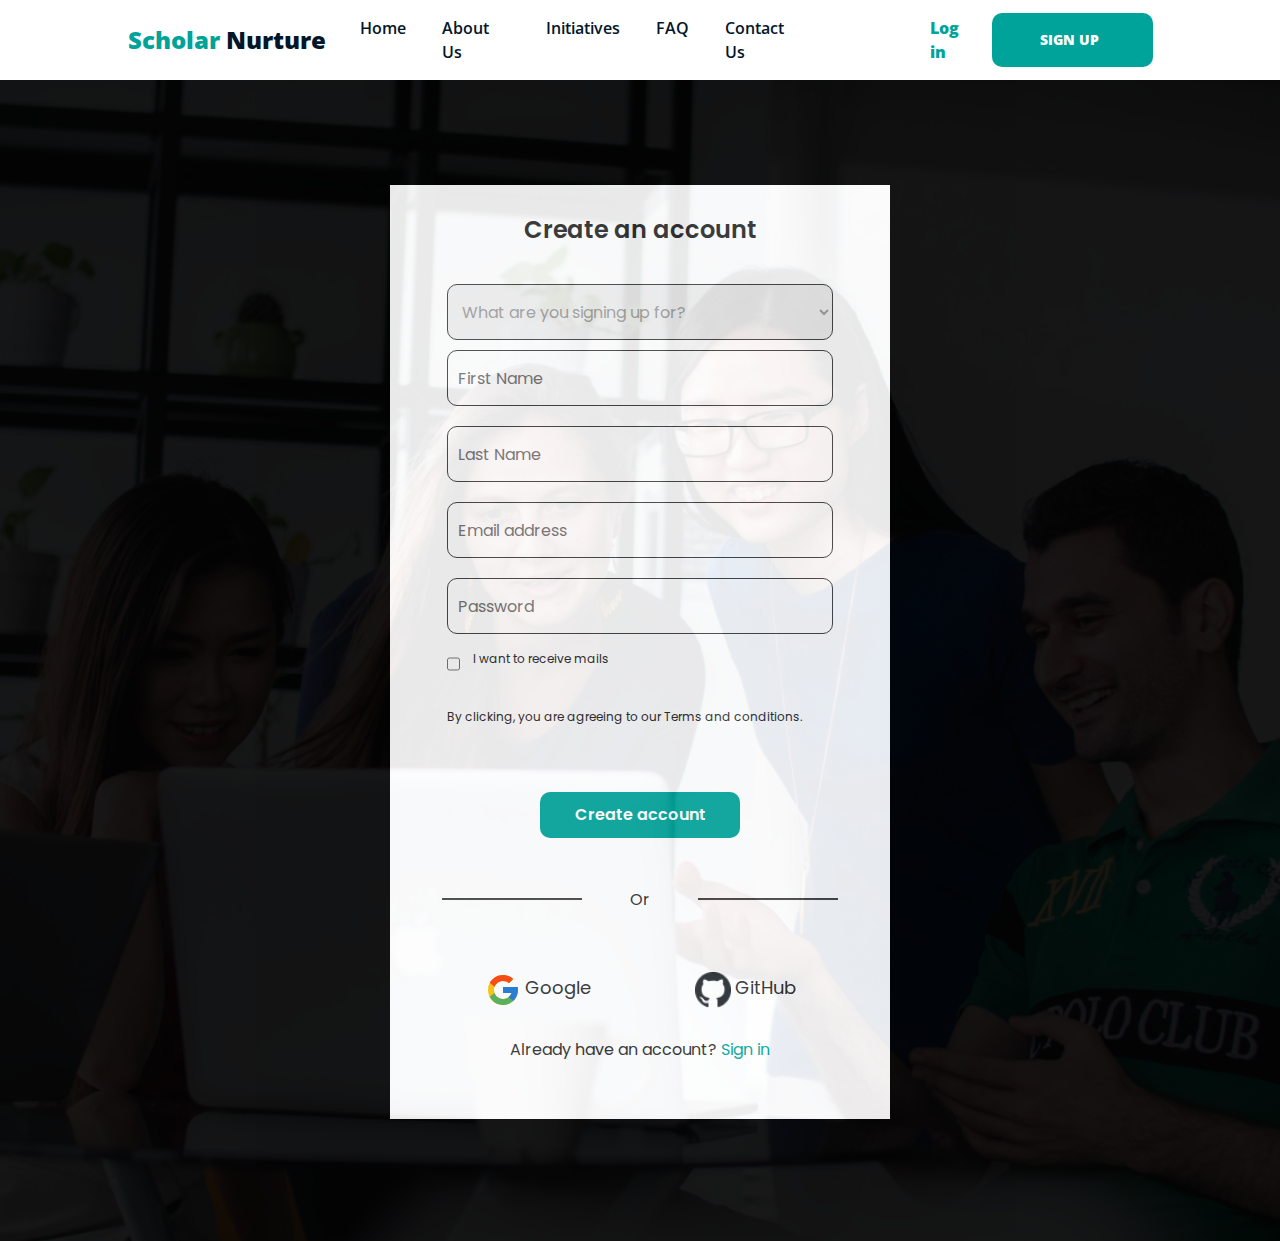
<file: signup.html>
<!DOCTYPE html>
<html lang="en">
<head>
    <meta charset="UTF-8">
    <meta http-equiv="X-UA-Compatible" content="IE=edge">
    <meta name="viewport" content="width=device-width, initial-scale=1.0">
    <title>Sign up</title>
    <link rel="stylesheet" href="https://maxcdn.bootstrapcdn.com/bootstrap/4.0.0/css/bootstrap.min.css" integrity="sha384-Gn5384xqQ1aoWXA+058RXPxPg6fy4IWvTNh0E263XmFcJlSAwiGgFAW/dAiS6JXm" crossorigin="anonymous">
    <link rel="stylesheet" href="css/signup.css">
        <!-- Bootsrap-->
    <script src="https://code.jquery.com/jquery-3.2.1.slim.min.js" integrity="sha384-KJ3o2DKtIkvYIK3UENzmM7KCkRr/rE9/Qpg6aAZGJwFDMVNA/GpGFF93hXpG5KkN" crossorigin="anonymous"></script>
    <script src="https://cdnjs.cloudflare.com/ajax/libs/popper.js/1.12.9/umd/popper.min.js" integrity="sha384-ApNbgh9B+Y1QKtv3Rn7W3mgPxhU9K/ScQsAP7hUibX39j7fakFPskvXusvfa0b4Q" crossorigin="anonymous"></script>
    <script src="https://maxcdn.bootstrapcdn.com/bootstrap/4.0.0/js/bootstrap.min.js" integrity="sha384-JZR6Spejh4U02d8jOt6vLEHfe/JQGiRRSQQxSfFWpi1MquVdAyjUar5+76PVCmYl" crossorigin="anonymous"></script>
</head>
<body>
    <nav class="navbar navbar-expand-lg navbar-light">
        <a class="navbar-brand" href="index.html"><span class="brand1">Scholar</span><span class="brand2"> Nurture</span></a>
        <button class="navbar-toggler" type="button" data-toggle="collapse" data-target="#navbarNav" aria-controls="navbarNav" aria-expanded="false" aria-label="Toggle navigation">
          <span class="navbar-toggler-icon"></span>
        </button>
        <div class="collapse navbar-collapse" id="navbarNav">
          <ul class="navbar-nav mx-auto">
            <li class="nav-item">
              <a class="nav-link" href="index.html">Home<span class="sr-only">(current)</span></a>
            </li>
            <li class="nav-item">
              <a class="nav-link" href="#">About Us</a>
            </li>
            <li class="nav-item">
              <a class="nav-link" href="initiatives.html">Initiatives</a>
            </li>
            <li class="nav-item">
              <a class="nav-link" href="#">FAQ</a>
            </li>
            <li class="nav-item">
              <a class="nav-link" href="contact.html">Contact Us</a>
            </li>
            <li class="nav-item">
              <a class="nav-link login first" href="signin.html">Log in</a>
            </li>
          </ul>
          <div class="sign-up"><a href="signup.html">SIGN UP</a></div>
        </div>
    </nav>
    <div class="sign-up-div">
        <div class="introdiv">
        <div class="sign-up-form">
            <form>
                <h3>Create an account</h3>
                <select id="inputState" class="myselect">
                    <option disabled selected hidden>What are you signing up for?</option>
                    <option>Web develoment</option>
                    <option>Data Science</option>
                    <option>Uiux</option>
                  </select>
                <input type="text" placeholder="First Name"><br>
                <input type="text" placeholder="Last Name"><br>
                <input type="email" placeholder="Email address"><br>
                <input type="password" placeholder="Password"><br>
                <div class="check"><input type="checkbox">
                <label for="">I want to receive mails</label></div><br>
                <div class="check"><p class="condition">By clicking, you are agreeing to our Terms and conditions.</p></div>
                <button>Create account</button><br>
                <p class="or">Or</p>
                <img src="images/signin/google.svg" alt="google"> <span>Google</span>
                <img class="github" src="images/signin/github.svg" alt="github"> <span>GitHub</span>
                <p class="no-account">Already have an account? <a href="signin.html">Sign in</a></p>
            </form>
        </div>
        </div> 
    </div> 
</body>
</html>
</file>
<file: css/styles.css>
@import url("https://fonts.googleapis.com/css2?family=Manrope:wght@200;300;400;500;600;700;800&family=Open+Sans:wght@300;400;600;700;800&display=swap");
html,
body {
  max-width: 100%;
  overflow-x: hidden;
  font-family: "Open Sans", sans-serif;
  box-sizing: border-box;
}

button {
  cursor: pointer;
  outline: none;
  border: none;
}

.intro {
  background-image: url("../images/LandingPageImages/background-first-page.png");
  background-repeat: no-repeat;
  background-position: center center;
  background-size: cover;
  width: 100%;
}

.intro .carousel-indicators .active {
  background-color: #00a39a;
  border: none;
}

.intro .indicator {
  margin-bottom: 40px;
  border-radius: 20px;
  cursor: pointer;
  width: 12px;
  height: 12px;
  border: 1px solid #fc8f0f;
}

.intro .backward,
.intro .forward {
  width: 100px;
  height: 100px;
}

.intro .introdiv {
  background-color: #000;
  padding: 10% 2% 9% 2%;
  opacity: 0.8;
}

.intro nav {
  background-color: #000;
  padding: 2% 8% 0 9%;
  opacity: 0.8;
}

.intro nav .nav-item {
  padding: 0 10px;
}

.intro nav .navbar-nav .nav-item .nav-link {
  color: #eeeeee;
  font-weight: 600;
  font-style: normal;
}

.intro nav .navbar-nav .nav-item .nav-link.first {
  font-weight: 800;
  color: #00a39a;
}

.intro nav .navbar-brand {
  font-weight: 800;
  font-size: 1.5rem;
}

.intro nav .brand1 {
  color: #00a39a;
}

.intro nav .brand2 {
  color: #fff;
}

.intro nav .login {
  margin-left: 70px;
}

.intro nav .sign-up {
  font-weight: 800;
  font-size: 0.9rem;
  padding: 16px 48px;
  background: #00a39a;
  border-radius: 10px;
  margin-right: 12%;
  outline: none;
  border: none;
  cursor: pointer;
  width: 163px;
  height: 54px;
}

.intro nav .sign-up a {
  color: #ffffff;
  text-decoration: none;
}

.intro .main-intro {
  text-align: center;
  width: 45%;
  margin: 40px auto 20px;
}

.intro .main-intro h1 {
  font-weight: 800;
  font-size: 4.5rem;
}

.intro .main-intro h1,
.intro .main-intro h3 {
  color: #ffffff;
  line-height: 1.3;
  margin: 10px;
}

.intro .main-intro h3 {
  font-size: 1.5rem;
  font-weight: normal;
}

.intro .main-intro .intro-btn {
  width: 202px;
  height: 54px;
  border-radius: 10px;
  background: #00a39a;
  font-weight: 800;
  color: #ffffff;
  margin-top: 80px;
}

@media (max-width: 1192px) {
  .intro .indicator {
    margin-bottom: 0;
  }
}

@media (max-width: 991px) {
  .intro .main-intro h1 {
    font-size: 1.4rem;
  }
  .intro .main-intro h3 {
    font-size: 0.8rem;
  }
  .intro nav .navbar-brand {
    font-size: 1rem;
  }
  .intro nav .login {
    margin-left: 0;
  }
  .intro .main-intro {
    width: 60%;
  }
  .intro .main-intro .intro-btn {
    width: 150px;
    height: 40px;
    font-size: 0.8rem;
  }
  .intro .main-intro h1 {
    font-size: 1rem;
  }
  .intro .main-intro h3 {
    font-size: 0.6rem;
  }
}

.insights {
  background: #e5e5e5;
  padding: 5% 5%;
}

.insights h2, .insights h4 {
  text-align: center;
}

.insights h2 {
  color: #03182e;
  font-weight: 800;
  font-size: 3rem;
}

.insights h4 {
  font-family: "Manrope", sans-serif;
  font-weight: 600;
  font-size: 1.5rem;
  color: rgba(4, 23, 42, 0.54);
}

@media (max-width: 991px) {
  .insights h2 {
    font-size: 1rem;
  }
  .insights h4 {
    font-size: 0.7rem;
  }
}

.insights .insight-cards {
  margin-top: 60px;
}

.insights .insight-cards .insight-card {
  background: #ffffff;
  box-shadow: 0px 4px 16px rgba(0, 0, 0, 0.1);
  border-radius: 10px;
  margin: 10px 20px;
  padding: 5% 3% 3% 1%;
}

.insights .insight-cards p,
.insights .insight-cards h2 {
  text-align: left;
}

.insights .insight-cards h2 {
  font-weight: 800;
  font-size: 2rem;
  color: #033160;
}

.insights .insight-cards p {
  color: #334455;
  font-weight: normal;
  font-size: 1rem;
  line-height: 1.5;
}

.insights .insight-cards .insight-image {
  color: #fff;
  background: linear-gradient(134.64deg, #03837c -0.15%, #42fff4 100.24%);
  padding: 15px;
  border-radius: 51px;
  margin-bottom: 40px;
}

@media (max-width: 991px) {
  .insights .insight-card h2 {
    font-size: 1rem;
  }
  .insights .insight-card p {
    font-size: 0.8rem;
  }
}

.why-choose {
  background: #ffffff;
  padding: 5% 0 1% 0;
}

.why-choose h2 {
  font-weight: 800;
  font-size: 3rem;
  width: 40%;
  text-align: center;
  margin: auto;
}

.why-choose .chose-cards {
  margin: 60px 0;
}

.why-choose .chose-card {
  margin: 20px 0;
}

.why-choose .chose-card,
.why-choose .subdiv {
  background: #ffffff;
  box-shadow: 0px 0px 32px rgba(0, 0, 0, 0.1);
  border-radius: 10px;
}

.why-choose .subdiv {
  margin-top: 10px;
  padding: 2% 7%;
}

.why-choose .subdiv p {
  font-size: 1rem;
  color: #04172a;
  line-height: 1.5;
}

.why-choose .subdiv img {
  margin-top: -40px;
}

@media (max-width: 991px) {
  .why-choose h2 {
    width: 60%;
    font-size: 1rem;
  }
  .why-choose .subdiv p {
    font-size: 0.8rem;
  }
}

.initiative {
  background: rgba(73, 190, 255, 0.05);
  padding: 5% 3% 1%;
}

.initiative h2, .initiative h4 {
  text-align: center;
}

.initiative h2 {
  color: #03182e;
  font-weight: 800;
  font-size: 3rem;
}

.initiative h4 {
  font-family: "Manrope", sans-serif;
  font-weight: 600;
  font-size: 1.5rem;
  color: rgba(4, 23, 42, 0.54);
}

@media (max-width: 991px) {
  .initiative h2 {
    font-size: 1rem;
  }
  .initiative h4 {
    font-size: 0.7rem;
  }
}

.initiative h4 {
  width: 39%;
  margin: 20px auto;
}

.initiative .ini-card {
  background: #FFFFFF;
  box-shadow: 0px 0px 32px rgba(0, 0, 0, 0.1);
  border-radius: 10px;
  margin: 10px 10px;
}

.initiative .ini-card img {
  width: 100%;
}

.initiative .ini-card p {
  color: #334455;
  font-weight: 700;
  font-family: "Manrope", sans-serif;
  font-size: 1.5rem;
}

.initiative .ini-card img {
  border-radius: 5px;
  margin: 21px 0px;
}

@media (max-width: 991px) {
  .initiative .ini-card p {
    font-size: 0.9rem;
  }
  .initiative h4 {
    width: 60%;
    font-size: 0.7rem;
  }
  .initiative .card p {
    font-size: 0.7rem;
  }
}

.opportunities {
  background: #ffffff;
  padding: 5% 0 1% 0;
}

.opportunities .opp-headers {
  display: flex;
  width: 79%;
  justify-content: space-between;
  margin: 20px auto 40px;
  border-bottom: 2px solid rgba(0, 163, 154, 0.17);
  padding: 20px;
}

.opportunities h2 {
  font-weight: bold;
  font-size: 2.5rem;
}

.opportunities h3 {
  font-weight: bold;
  font-size: 1.5rem;
  margin-top: 20px;
}

.opportunities .cards {
  background: #FFFFFF;
  box-shadow: 0px 0px 32px rgba(0, 0, 0, 0.1);
  border-radius: 10px;
  margin: 10px 10px;
  padding: 3% 3% 3% 1%;
}

.opportunities .cards h4 {
  font-weight: 800;
  font-size: 1.5rem;
  color: #002142;
}

.opportunities .cards p {
  font-weight: normal;
  font-size: 1rem;
  line-height: 1.5;
  color: #334455;
}

.opportunities .cards img {
  color: #fff;
  background: linear-gradient(134.64deg, #03837c -0.15%, #42fff4 100.24%);
  padding: 15px;
  border-radius: 51px;
  margin-bottom: 40px;
}

.opportunities button {
  background: #00a39a;
  color: #ffffff;
  border-radius: 10px;
  font-family: "Manrope", sans-serif;
  font-weight: normal;
  font-size: 1rem;
  outline: none;
  border: none;
  padding: 5px 15px;
  cursor: pointer;
}

@media (max-width: 991px) {
  .opportunities h2, .opportunities h3 {
    font-size: 0.7rem;
  }
  .opportunities h3 {
    margin-top: -1px;
  }
  .opportunities .cards h4 {
    font-size: 1rem;
  }
  .opportunities .cards p {
    font-size: 0.9rem;
  }
}

.events {
  background: #ffffff;
  padding: 5% 0 1% 0;
}

.events .opp-headers {
  display: flex;
  width: 79%;
  justify-content: space-between;
  margin: 20px auto 40px;
  border-bottom: 2px solid rgba(0, 163, 154, 0.17);
  padding: 20px;
}

.events h2 {
  font-weight: bold;
  font-size: 2.5rem;
}

.events h3 {
  font-weight: bold;
  font-size: 1.5rem;
  margin-top: 20px;
}

.events .cards {
  background: #FFFFFF;
  box-shadow: 0px 0px 32px rgba(0, 0, 0, 0.1);
  border-radius: 10px;
  margin: 10px 10px;
  padding: 3% 1% 3% 1%;
}

.events .cards img {
  width: 100%;
}

.events .cards h4 {
  font-weight: 800;
  font-size: 1.5rem;
  color: #002142;
}

.events .cards p {
  font-weight: normal;
  font-size: 1rem;
  line-height: 1.5;
  color: #334455;
}

.events .cards button {
  background: #00a39a;
  color: #ffffff;
  border-radius: 10px;
  font-family: "Manrope", sans-serif;
  font-weight: normal;
  font-size: 1rem;
  outline: none;
  border: none;
  padding: 5px 15px;
  cursor: pointer;
}

@media (max-width: 991px) {
  .events h2, .events h3 {
    font-size: 0.7rem;
  }
  .events h3 {
    margin-top: -1px;
  }
}

.suscribe {
  background: #F6FCFF;
  padding: 7% 7% 4% 7%;
}

.suscribe .boxes {
  text-align: center;
}

.suscribe img {
  background: linear-gradient(134.64deg, #03837c -0.15%, #42fff4 100.24%);
  color: #fff;
  padding: 20px;
  border-radius: 51px;
  margin-bottom: 20px;
}

.suscribe p {
  font-size: 0.8rem;
  font-weight: 600;
  color: #04172A;
}

.suscribe .stubborn {
  padding: 30px 20px;
}

.suscribe .sep-div {
  display: flex;
  align-items: center;
  height: 100px;
}

.suscribe .seperators {
  width: 100%;
  border: 1px solid rgba(4, 23, 42, 0.25);
  height: 0;
}

.testimonial {
  background: #ffffff;
  padding: 5% 1%;
}

.testimonial h2, .testimonial h4 {
  text-align: center;
}

.testimonial h2 {
  color: #03182e;
  font-weight: 800;
  font-size: 3rem;
}

.testimonial h4 {
  font-family: "Manrope", sans-serif;
  font-weight: 600;
  font-size: 1.5rem;
  color: rgba(4, 23, 42, 0.54);
}

@media (max-width: 991px) {
  .testimonial h2 {
    font-size: 1rem;
  }
  .testimonial h4 {
    font-size: 0.7rem;
  }
}

.testimonial h4 {
  width: 40%;
  margin: auto;
}

.testimonial .backward,
.testimonial .forward {
  width: 100px;
  height: 100px;
}

.testimonial .card {
  text-align: center;
  background: #FFFFFF;
  box-shadow: 0px 0px 25px rgba(0, 0, 0, 0.05);
  border-radius: 10px;
  margin: 100px 20px 20px;
  padding: 2% 3.5% 3% 3.5%;
}

.testimonial .card p {
  font-weight: normal;
  font-size: 1rem;
  line-height: 1.5;
  color: #293F54;
}

.testimonial .card .john-doe {
  font-weight: 600;
  font-size: 16px;
  color: #04172A;
  margin-bottom: 0;
}

.testimonial .card .hr {
  font-size: 0.7rem;
  color: #04172A;
  margin-top: 2px;
}

.testimonial .card img {
  width: 50px;
  height: 50px;
  margin: 20px auto 10px;
}

.candidate {
  background: rgba(0, 163, 154, 0.03);
  padding: 5% 2%;
}

.candidate h2, .candidate h4 {
  text-align: center;
}

.candidate h2 {
  color: #03182e;
  font-weight: 800;
  font-size: 3rem;
}

.candidate h4 {
  font-family: "Manrope", sans-serif;
  font-weight: 600;
  font-size: 1.5rem;
  color: rgba(4, 23, 42, 0.54);
}

@media (max-width: 991px) {
  .candidate h2 {
    font-size: 1rem;
  }
  .candidate h4 {
    font-size: 0.7rem;
  }
}

.candidate h4 {
  width: 40%;
  margin: auto;
}

.candidate .about {
  display: flex;
  width: 200px;
  justify-content: space-between;
  margin-bottom: 10px;
}

.candidate .about .cand-flex .john-doe, .candidate .about .cand-flex .hr {
  color: #04172A;
}

.candidate .about .cand-flex .john-doe {
  margin-top: 25px;
  margin-bottom: 10px;
  font-weight: bold;
  font-size: 1rem;
  color: #04172A;
}

.candidate .about .cand-flex .hr {
  font-weight: normal;
  font-size: 0.7rem;
}

.candidate .cards {
  background: #FFFFFF;
  box-shadow: 0px 0px 25px rgba(0, 0, 0, 0.05);
  border-radius: 10px;
  margin: 100px 20px 20px;
  padding: 3% 3% 3% 2%;
}

.candidate .cards p {
  font-size: 1rem;
  color: #04172A;
  margin-bottom: 30px;
}

.candidate .cards button {
  background: #00a39a;
  color: #ffffff;
  border-radius: 10px;
  font-family: "Manrope", sans-serif;
  font-weight: normal;
  font-size: 1rem;
  outline: none;
  border: none;
  padding: 5px 15px;
  cursor: pointer;
}

@media (max-width: 991px) {
  .candidate h4 {
    width: 60%;
    margin: auto;
  }
}

footer {
  padding: 5% 2%;
  background: #04172A;
  color: #ffffff;
  text-align: left;
}

footer a {
  color: #ffffff;
}

footer hr {
  border-top: 1px solid rgba(255, 255, 255, 0.5);
  width: 80%;
}

footer h4 {
  font-family: "Manrope", sans-serif;
  font-weight: 600;
  font-size: 1.5rem;
  margin-top: 20px;
  margin-bottom: 20px;
}

footer p {
  font-family: "Manrope", sans-serif;
  font-size: 1rem;
  line-height: 1.5;
}

footer .cards {
  padding-right: 1%;
}

footer img {
  cursor: pointer;
  margin: 10px;
}

footer .instagram {
  margin-left: 10px;
}

footer .date {
  font-family: "Manrope", sans-serif;
  text-align: center;
  font-size: 1rem;
}

@media (max-width: 991px) {
  footer h4 {
    font-size: 1rem;
  }
  footer p {
    font-size: 0.8rem;
  }
}
/*# sourceMappingURL=styles.css.map */
</file>
<file: css/contact.css>
@import url("https://fonts.googleapis.com/css2?family=Manrope:wght@200;300;400;500;600;700;800&family=Open+Sans:wght@300;400;600;700;800&display=swap");
html,
body {
  max-width: 100%;
  overflow-x: hidden;
  font-family: "Open Sans", sans-serif;
  box-sizing: border-box;
}

button {
  cursor: pointer;
  outline: none;
  border: none;
}

.contact-us {
  background-image: url("../images/contactPage/contact1.png");
  background-repeat: no-repeat;
  background-position: center center;
  background-size: cover;
  width: 100%;
}

.contact-us .introdiv {
  background-color: #000;
  padding: 0 2% 16% 2%;
  opacity: 0.8;
}

.contact-us .header {
  text-align: center;
  width: 45%;
  margin: 150px auto 40px;
}

.contact-us .header h1 {
  font-weight: 800;
  font-size: 4.5rem;
}

.contact-us .header h1,
.contact-us .header h3 {
  color: #ffffff;
  line-height: 1.3;
  margin: 10px;
}

.contact-us .header h3 {
  font-size: 1.5rem;
  font-weight: normal;
}

.contact-us nav {
  background-color: #000;
  padding: 2% 6% 0 9%;
  opacity: 0.8;
}

.contact-us nav .nav-item {
  padding: 0 10px;
}

.contact-us nav .navbar-nav .nav-item .nav-link {
  color: #eeeeee;
  font-weight: 600;
  font-style: normal;
}

.contact-us nav .navbar-nav .nav-item .nav-link.first {
  font-weight: 800;
  color: #00a39a;
}

.contact-us nav .navbar-brand {
  font-weight: 800;
  font-size: 1.5rem;
}

.contact-us nav .brand1 {
  color: #00a39a;
}

.contact-us nav .brand2 {
  color: #fff;
}

.contact-us nav .login {
  margin-left: 70px;
}

.contact-us nav .sign-up {
  font-weight: 800;
  font-size: 0.9rem;
  padding: 16px 48px;
  background: #00a39a;
  border-radius: 10px;
  margin-right: 12%;
  outline: none;
  border: none;
  cursor: pointer;
  width: 163px;
  height: 54px;
}

.contact-us nav .sign-up a {
  color: #ffffff;
  text-decoration: none;
}

@media (max-width: 991px) {
  .contact-us .header h1 {
    font-size: 1rem;
  }
  .contact-us .header h3 {
    font-size: 0.7rem;
  }
  .contact-us nav .navbar-brand {
    font-size: 1rem;
  }
  .contact-us nav .login {
    margin-left: 0;
  }
}

.middle {
  margin-top: 100px;
  background: rgba(0, 163, 154, 0.05);
}

.middle .middle-image {
  width: 100%;
}

.middle .info {
  padding: 3% 9% 0;
}

.middle .info .roles {
  width: 90%;
  background: #ffffff;
  padding: 20px 40px;
}

.middle .info .roles h4 {
  font-weight: 600;
  font-size: 40px;
  color: #04172A;
}

.middle .info .details {
  margin-top: 30px;
  font-family: "Manrope", sans-serif;
  font-weight: bold;
  font-size: 1rem;
  line-height: 1.3;
  padding: 3% 6%;
}

.middle .info .details p, .middle .info .details a {
  padding-left: 20px;
}

.middle .info .details .location, .middle .info .details .tele, .middle .info .details .mail {
  padding-left: 0;
  margin: 20px 0;
}

.middle .info .details .location {
  list-style-image: url("../images/contactPage/location.svg");
}

.middle .info .details .tele {
  list-style-image: url("../images/contactPage/phone.svg");
}

.middle .info .details .mail {
  list-style-image: url("../images/contactPage/mail.svg");
}

.middle .info .details .mail a {
  color: #00A39A;
  text-decoration: underline;
}

@media (max-width: 991px) {
  .middle .info .details {
    font-size: 0.8rem;
  }
  .middle .info .roles h4 {
    font-size: 1rem;
  }
}

.middle-form {
  background-color: #ffffff;
  margin: 60px 0 90px;
}

.middle-form h3, .middle-form h4 {
  margin: 40px auto;
  text-align: center;
}

.middle-form h3 {
  font-weight: 800;
  font-size: 36px;
  color: #000000;
  width: 40%;
}

.middle-form h4 {
  font-size: 18px;
  line-height: 1.5;
  color: #333333;
  width: 60%;
}

.middle-form form {
  width: 60%;
  margin: auto;
}

.middle-form form label {
  font-family: "Manrope", sans-serif;
  font-size: 19px;
  color: #04172A;
  margin: 10px 0;
}

.middle-form form input[type="text"], .middle-form form input[type="email"], .middle-form form textarea {
  outline: none;
  width: 947px;
  height: 74.72px;
  border: 1px solid #000;
  border-radius: 5px;
  padding-left: 10px;
  color: black;
}

.middle-form form textarea {
  height: 196px;
}

.middle-form form input[placeholder] {
  font-size: 1rem;
  font-family: "Manrope", sans-serif;
}

.middle-form form .btn-container {
  display: flex;
  width: 100%;
  justify-content: center;
  margin-top: 40px;
}

.middle-form form .btn-container button {
  width: 159px;
  height: 54px;
  background: #00a39a;
  border-radius: 10px;
  outline: none;
  border: none;
  color: #ffffff;
}

@media (max-width: 1202px) {
  .middle-form h3 {
    font-size: 1rem;
  }
  .middle-form h4 {
    font-size: 0.8rem;
  }
  .middle-form form label {
    font-size: 0.9rem;
  }
  .middle-form form input[type="text"], .middle-form form input[type="email"] {
    width: 80%;
    height: 50px;
  }
  .middle-form form textarea {
    width: 80%;
    height: 150px;
  }
  .middle-form form .btn-container {
    justify-content: flex-start;
  }
}

@media (max-width: 500px) {
  .middle-form h3 {
    width: 60%;
    font-size: 0.8rem;
  }
  .middle-form h4 {
    font-size: 0.6rem;
    width: 80%;
  }
  .middle-form form label {
    font-size: 0.6rem;
  }
  .middle-form form input[type="text"], .middle-form form input[type="email"] {
    width: 100%;
    height: 50px;
  }
  .middle-form form textarea {
    width: 100%;
    height: 150px;
    font-size: 0.7rem;
  }
  .middle-form form input[placeholder] {
    font-size: 0.6rem;
  }
  .middle-form form .btn-container button {
    width: 100px;
    height: 40px;
    font-size: 0.7rem;
  }
}

.suscribe {
  background: rgba(0, 163, 154, 0.05);
  text-align: center;
  padding: 7% 3%;
}

.suscribe h3 {
  font-weight: 800;
  font-size: 1.5rem;
  color: #000000;
  width: 30%;
  margin: auto;
}

.suscribe .suscribe-input {
  display: flex;
  justify-content: center;
  margin-top: 90px;
}

.suscribe .suscribe-input input[type="email"] {
  background: #FFFFFF;
  border: 3px solid rgba(4, 23, 42, 0.3);
  box-sizing: border-box;
  border-radius: 5px;
  width: 910px;
  height: 66px;
  outline: none;
  padding: 0 1% 0 5px;
}

.suscribe .suscribe-input button {
  width: 281px;
  height: 66px;
  background: #00a39a;
  border-radius: 5px;
  outline: none;
  border: none;
  margin-left: -50px;
  font-family: "Manrope", sans-serif;
  font-style: normal;
  font-weight: 500;
  font-size: 24px;
  color: #ffffff;
}

@media (max-width: 991px) {
  .suscribe h3 {
    width: 60%;
    font-size: 0.8rem;
  }
  .suscribe .suscribe-input input[type="email"] {
    padding: 0 30% 0 10px;
  }
  .suscribe .suscribe-input input[placeholder] {
    font-size: 0.6rem;
  }
  .suscribe .suscribe-input button {
    font-size: 0.8rem;
  }
}

footer {
  padding: 5% 2%;
  background: #04172A;
  color: #ffffff;
  text-align: left;
}

footer a {
  color: #ffffff;
}

footer hr {
  border-top: 1px solid rgba(255, 255, 255, 0.5);
  width: 80%;
}

footer h4 {
  font-family: "Manrope", sans-serif;
  font-weight: 600;
  font-size: 1.5rem;
  margin-top: 20px;
  margin-bottom: 20px;
}

footer p {
  font-family: "Manrope", sans-serif;
  font-size: 1rem;
  line-height: 1.5;
}

footer .cards {
  padding-right: 1%;
}

footer img {
  cursor: pointer;
  margin: 10px;
}

footer .instagram {
  margin-left: 10px;
}

footer .date {
  font-family: "Manrope", sans-serif;
  text-align: center;
  font-size: 1rem;
}

@media (max-width: 991px) {
  footer h4 {
    font-size: 1rem;
  }
  footer p {
    font-size: 0.8rem;
  }
}
/*# sourceMappingURL=contact.css.map */
</file>
<file: css/initiatives.css>
@import url("https://fonts.googleapis.com/css2?family=Manrope:wght@200;300;400;500;600;700;800&family=Open+Sans:wght@300;400;600;700;800&display=swap");
html,
body {
  max-width: 100%;
  overflow-x: hidden;
  font-family: "Open Sans", sans-serif;
  box-sizing: border-box;
}

button {
  cursor: pointer;
  outline: none;
  border: none;
}

.our-initiative {
  background-image: url("../images/initiative/initiative.png");
  background-repeat: no-repeat;
  background-position: center center;
  background-size: cover;
  width: 100%;
}

.our-initiative .introdiv {
  background-color: #000;
  padding: 0 2% 16% 2%;
  opacity: 0.8;
}

.our-initiative .header {
  text-align: center;
  width: 45%;
  margin: 150px auto 40px;
}

.our-initiative .header h1 {
  font-weight: 800;
  font-size: 4.5rem;
}

.our-initiative .header h1,
.our-initiative .header h3 {
  color: #ffffff;
  line-height: 1.3;
  margin: 10px;
}

.our-initiative .header h3 {
  font-size: 1.5rem;
  font-weight: normal;
}

.our-initiative nav {
  background-color: #000;
  padding: 2% 6% 0 9%;
  opacity: 0.8;
}

.our-initiative nav .nav-item {
  padding: 0 10px;
}

.our-initiative nav .navbar-nav .nav-item .nav-link {
  color: #eeeeee;
  font-weight: 600;
  font-style: normal;
}

.our-initiative nav .navbar-nav .nav-item .nav-link.first {
  font-weight: 800;
  color: #00a39a;
}

.our-initiative nav .navbar-brand {
  font-weight: 800;
  font-size: 1.5rem;
}

.our-initiative nav .brand1 {
  color: #00a39a;
}

.our-initiative nav .brand2 {
  color: #fff;
}

.our-initiative nav .login {
  margin-left: 70px;
}

.our-initiative nav .sign-up {
  font-weight: 800;
  font-size: 0.9rem;
  padding: 16px 48px;
  background: #00a39a;
  border-radius: 10px;
  margin-right: 12%;
  outline: none;
  border: none;
  cursor: pointer;
  width: 163px;
  height: 54px;
}

.our-initiative nav .sign-up a {
  color: #ffffff;
  text-decoration: none;
}

@media (max-width: 991px) {
  .our-initiative .header {
    width: 60%;
  }
  .our-initiative .header h1 {
    font-size: 1rem;
  }
  .our-initiative .header h3 {
    font-size: 0.6rem;
  }
  .our-initiative nav .navbar-brand {
    font-size: 1rem;
  }
  .our-initiative nav .login {
    margin-left: 0;
  }
}

.middle h3 {
  width: 50%;
  margin: 80px auto;
  text-align: center;
  font-weight: 800;
  font-size: 48px;
  color: #04172A;
}

.middle .middle-initiative {
  background: rgba(0, 163, 154, 0.05);
}

.middle .middle-initiative .group {
  width: 100%;
  height: 100%;
}

.middle .middle-initiative p {
  font-family: "Manrope", sans-serif;
  font-weight: 600;
  font-size: 24px;
  line-height: 1.5;
  color: #04172A;
  width: 65%;
  margin: 20% 0;
}

@media (max-width: 991px) {
  .middle h3 {
    font-size: 1rem;
  }
  .middle .middle-initiative p {
    width: 90%;
    margin: 10% auto;
    text-align: center;
    font-size: 0.8rem;
  }
}

.courses {
  background: #ffffff;
  padding: 5% 5% 1% 5%;
}

.courses .cards {
  background: #FFFFFF;
  box-shadow: 0px 0px 32px rgba(0, 0, 0, 0.1);
  border-radius: 10px;
  margin: 10px 10px;
  padding: 3% 1% 3% 1%;
}

.courses .cards img {
  width: 100%;
}

.courses .cards h4 {
  font-weight: 800;
  font-size: 1.5rem;
  color: #002142;
}

.courses .cards p {
  font-weight: normal;
  font-size: 1rem;
  line-height: 1.5;
  color: #334455;
}

.courses .cards button {
  background: #00a39a;
  color: #ffffff;
  border-radius: 10px;
  font-family: "Manrope", sans-serif;
  font-weight: normal;
  font-size: 1rem;
  outline: none;
  border: none;
  padding: 5px 15px;
  cursor: pointer;
}

.join {
  margin: 100px 0;
}

.join h3 {
  width: 50%;
  margin: 50px auto;
  text-align: center;
  font-weight: 800;
  font-size: 48px;
  color: #04172A;
}

.join .middle-join {
  padding: 2% 0;
  background: rgba(0, 163, 154, 0.05);
}

.join .middle-join .group {
  width: 100%;
}

.join .middle-join p {
  font-family: "Manrope", sans-serif;
  font-weight: 600;
  font-size: 24px;
  line-height: 1.5;
  color: #04172A;
  width: 65%;
  margin: 20% 0 6%;
}

.join .middle-join .btn-container {
  display: flex;
  width: 80%;
  justify-content: flex-start;
}

.join .middle-join .btn-container button {
  width: 159px;
  height: 54px;
  background: #00a39a;
  border-radius: 10px;
  outline: none;
  border: none;
  color: #ffffff;
}

@media (max-width: 991px) {
  .join h3 {
    font-size: 1rem;
  }
  .join .middle-join p {
    width: 90%;
    margin: 10% auto;
    text-align: center;
    font-size: 0.8rem;
  }
  .join .middle-join .btn-container {
    width: 90%;
    justify-content: center;
  }
}

footer {
  padding: 5% 2%;
  background: #04172A;
  color: #ffffff;
  text-align: left;
}

footer a {
  color: #ffffff;
}

footer hr {
  border-top: 1px solid rgba(255, 255, 255, 0.5);
  width: 80%;
}

footer h4 {
  font-family: "Manrope", sans-serif;
  font-weight: 600;
  font-size: 1.5rem;
  margin-top: 20px;
  margin-bottom: 20px;
}

footer p {
  font-family: "Manrope", sans-serif;
  font-size: 1rem;
  line-height: 1.5;
}

footer .cards {
  padding-right: 1%;
}

footer img {
  cursor: pointer;
  margin: 10px;
}

footer .instagram {
  margin-left: 10px;
}

footer .date {
  font-family: "Manrope", sans-serif;
  text-align: center;
  font-size: 1rem;
}

@media (max-width: 991px) {
  footer h4 {
    font-size: 1rem;
  }
  footer p {
    font-size: 0.8rem;
  }
}
/*# sourceMappingURL=initiatives.css.map */
</file>
<file: css/signin.css>
@import url("https://fonts.googleapis.com/css2?family=Manrope:wght@200;300;400;500;600;700;800&family=Open+Sans:wght@300;400;600;700;800&family=Poppins:wght@600&display=swap");
html,
body {
  max-width: 100%;
  overflow-x: hidden;
  font-family: "Open Sans", sans-serif;
  box-sizing: border-box;
}

button {
  cursor: pointer;
  outline: none;
  border: none;
}

nav {
  background-color: #ffffff;
}

nav .nav-item {
  padding: 0 10px;
}

nav .navbar-nav .nav-item .nav-link {
  color: #04172A;
  font-weight: 600;
  font-style: normal;
}

nav .navbar-nav .nav-item .nav-link.first {
  font-weight: 800;
  color: #00a39a;
}

nav .navbar-brand {
  font-weight: 800;
  font-size: 1.5rem;
  padding-left: 9%;
}

nav .brand1 {
  color: #00a39a;
}

nav .brand2 {
  color: #04172A;
}

nav .login {
  margin-left: 90px;
}

nav .sign-up {
  font-weight: 800;
  font-size: 0.9rem;
  padding: 16px 48px;
  background: #00a39a;
  border-radius: 10px;
  margin-right: 12%;
  outline: none;
  border: none;
  cursor: pointer;
  width: 163px;
  height: 54px;
}

nav .sign-up a {
  color: #ffffff;
  text-decoration: none;
}

@media (max-width: 991px) {
  nav .navbar-brand {
    font-size: 1rem;
  }
  nav .login {
    margin-left: 0;
  }
}

.sign-in {
  background-image: url("../images/signin/group.png");
  background-repeat: no-repeat;
  background-position: center center;
  background-size: cover;
  width: 100%;
}

.sign-in .introdiv {
  background-color: #000000;
  padding: 0 2% 0 2%;
  opacity: 0.9;
}

.sign-in .sign-in-form {
  display: flex;
  justify-content: center;
  padding: 2% 5% 10%;
}

.sign-in .sign-in-form form {
  background: #ffffff;
  padding: 1% 2%;
  text-align: center;
  width: 500px;
  height: 728px;
  margin: 80px 0 0;
  border-radius: 10px;
  font-family: "Poppins", sans-serif;
  color: #2D2D2D;
}

.sign-in .sign-in-form form h3 {
  margin: 20px 0 40px;
  font-weight: 600;
  font-size: 32px;
}

.sign-in .sign-in-form form input[type="email"], .sign-in .sign-in-form form input[type="password"] {
  border: 1px solid #454545;
  box-sizing: border-box;
  border-radius: 10px;
  margin: 10px 0;
  width: 386px;
  height: 56px;
  padding: 10px;
  outline: none;
}

.sign-in .sign-in-form form .forgot {
  display: flex;
  width: 90%;
  justify-content: flex-end;
}

.sign-in .sign-in-form form button {
  width: 200px;
  height: 46px;
  background: #00a39a;
  border-radius: 10px;
  border: none;
  outline: none;
  color: #ffffff;
  margin-bottom: 30px;
  font-weight: 600;
}

.sign-in .sign-in-form form .or {
  font-size: 1rem;
  color: #2D2D2D;
  position: relative;
  margin-bottom: 60px;
}

.sign-in .sign-in-form form .or:before {
  display: block;
  content: "";
  width: 140px;
  height: 0;
  border: 1px solid #454545;
  position: absolute;
  top: 10px;
  left: 30px;
}

.sign-in .sign-in-form form .or:after {
  display: block;
  content: "";
  width: 140px;
  height: 0;
  border: 1px solid #454545;
  position: absolute;
  top: 10px;
  right: 30px;
}

.sign-in .sign-in-form form .github {
  margin-left: 100px;
}

.sign-in .sign-in-form form span {
  font-size: 18px;
}

.sign-in .sign-in-form form .no-account {
  margin: 120px 0;
  color: #2D2D2D;
  font-size: 1rem;
}

.sign-in .sign-in-form form .no-account a {
  color: brown;
}

@media (max-width: 500px) {
  .sign-in .sign-in-form form {
    width: 350px;
  }
  .sign-in .sign-in-form form input[type="email"], .sign-in .sign-in-form form input[type="password"] {
    width: 250px;
  }
  .sign-in .sign-in-form form .or:before, .sign-in .sign-in-form form .or.or:after {
    width: 70px;
  }
  .sign-in .sign-in-form form .github {
    margin-left: 50px;
  }
  .sign-in .sign-in-form form .no-account {
    font-size: 0.7rem;
  }
  .sign-in .sign-in-form form span {
    font-size: 0.6rem;
  }
}
/*# sourceMappingURL=signin.css.map */
</file>
<file: css/signup.css>
@import url("https://fonts.googleapis.com/css2?family=Manrope:wght@200;300;400;500;600;700;800&family=Open+Sans:wght@300;400;600;700;800&family=Poppins:wght@600&display=swap");
html,
body {
  max-width: 100%;
  overflow-x: hidden;
  font-family: "Open Sans", sans-serif;
  box-sizing: border-box;
}

button {
  cursor: pointer;
}

nav {
  background-color: #ffffff;
}

nav .nav-item {
  padding: 0 10px;
}

nav .navbar-nav .nav-item .nav-link {
  color: #04172A;
  font-weight: 600;
  font-style: normal;
}

nav .navbar-nav .nav-item .nav-link.first {
  font-weight: 800;
  color: #00a39a;
}

nav .navbar-brand {
  font-weight: 800;
  font-size: 1.5rem;
  padding-left: 9%;
}

nav .brand1 {
  color: #00a39a;
}

nav .brand2 {
  color: #04172A;
}

nav .login {
  margin-left: 90px;
}

nav .sign-up {
  font-weight: 800;
  font-size: 0.9rem;
  padding: 16px 48px;
  background: #00a39a;
  border-radius: 10px;
  margin-right: 12%;
  outline: none;
  border: none;
  cursor: pointer;
  width: 163px;
  height: 54px;
}

nav .sign-up a {
  color: #ffffff;
  text-decoration: none;
}

@media (max-width: 991px) {
  nav .navbar-brand {
    font-size: 1rem;
  }
  nav .login {
    margin-left: 0;
  }
}

.sign-up-div {
  background-image: url("../images/signin/group.png");
  background-repeat: no-repeat;
  background-position: center center;
  background-size: cover;
  width: 100%;
}

.sign-up-div .introdiv {
  background-color: #000000;
  padding: 0 2% 0 2%;
  opacity: 0.9;
}

.sign-up-div .sign-up-form {
  display: flex;
  justify-content: center;
  padding: 2% 5% 10%;
}

.sign-up-div .sign-up-form form {
  background: #ffffff;
  padding: 1% 2%;
  text-align: center;
  width: 500px;
  height: 934px;
  margin: 80px 0 0;
  font-family: "Poppins", sans-serif;
  color: #2D2D2D;
}

.sign-up-div .sign-up-form form h3 {
  margin: 20px 0 40px;
  font-weight: 600;
  font-size: 24px;
}

.sign-up-div .sign-up-form form input[type="email"], .sign-up-div .sign-up-form form input[type="password"], .sign-up-div .sign-up-form form input[type="text"], .sign-up-div .sign-up-form form .myselect {
  border: 1px solid #454545;
  box-sizing: border-box;
  border-radius: 10px;
  margin: 10px 0;
  width: 386px;
  height: 56px;
  padding: 10px;
  outline: none;
}

.sign-up-div .sign-up-form form .myselect {
  padding: 10px 0 10px 10px;
  margin: auto;
  color: #A0A0A0;
}

.sign-up-div .sign-up-form form button {
  width: 200px;
  height: 46px;
  background: #00a39a;
  border-radius: 10px;
  outline: none;
  border: none;
  color: #ffffff;
  margin-bottom: 60px;
  font-weight: 600;
  margin: 50px 0;
}

.sign-up-div .sign-up-form form .or {
  font-size: 1rem;
  color: #2D2D2D;
  position: relative;
  margin-bottom: 60px;
}

.sign-up-div .sign-up-form form .or:before {
  display: block;
  content: "";
  width: 140px;
  height: 0;
  border: 1px solid #454545;
  position: absolute;
  top: 10px;
  left: 30px;
}

.sign-up-div .sign-up-form form .or:after {
  display: block;
  content: "";
  width: 140px;
  height: 0;
  border: 1px solid #454545;
  position: absolute;
  top: 10px;
  right: 30px;
}

.sign-up-div .sign-up-form form .check {
  display: flex;
  justify-content: flex-start;
  width: 386px;
  font-size: 12px;
  margin: 8px auto 0;
}

.sign-up-div .sign-up-form form label {
  margin-left: 13px;
  margin-top: -2px;
}

.sign-up-div .sign-up-form form .github {
  margin-left: 100px;
}

.sign-up-div .sign-up-form form span {
  font-size: 18px;
}

.sign-up-div .sign-up-form form .no-account {
  margin: 30px 0;
  font-size: 1rem;
}

.sign-up-div .sign-up-form form .no-account a {
  color: #00a39a;
}

@media (max-width: 500px) {
  .sign-up-div .sign-up-form form {
    width: 350px;
  }
  .sign-up-div .sign-up-form form input[type="email"], .sign-up-div .sign-up-form form input[type="password"], .sign-up-div .sign-up-form form input[type="text"], .sign-up-div .sign-up-form form .myselect, .sign-up-div .sign-up-form form .check {
    width: 250px;
    font-size: 0.6rem;
  }
  .sign-up-div .sign-up-form form .or:before, .sign-up-div .sign-up-form form .or.or:after {
    width: 70px;
  }
  .sign-up-div .sign-up-form form .github {
    margin-left: 50px;
  }
  .sign-up-div .sign-up-form form .no-account {
    font-size: 0.7rem;
  }
  .sign-up-div .sign-up-form form span {
    font-size: 0.6rem;
  }
  .sign-up-div .sign-up-form form label {
    margin-top: 0;
  }
}
/*# sourceMappingURL=signup.css.map */
</file>
